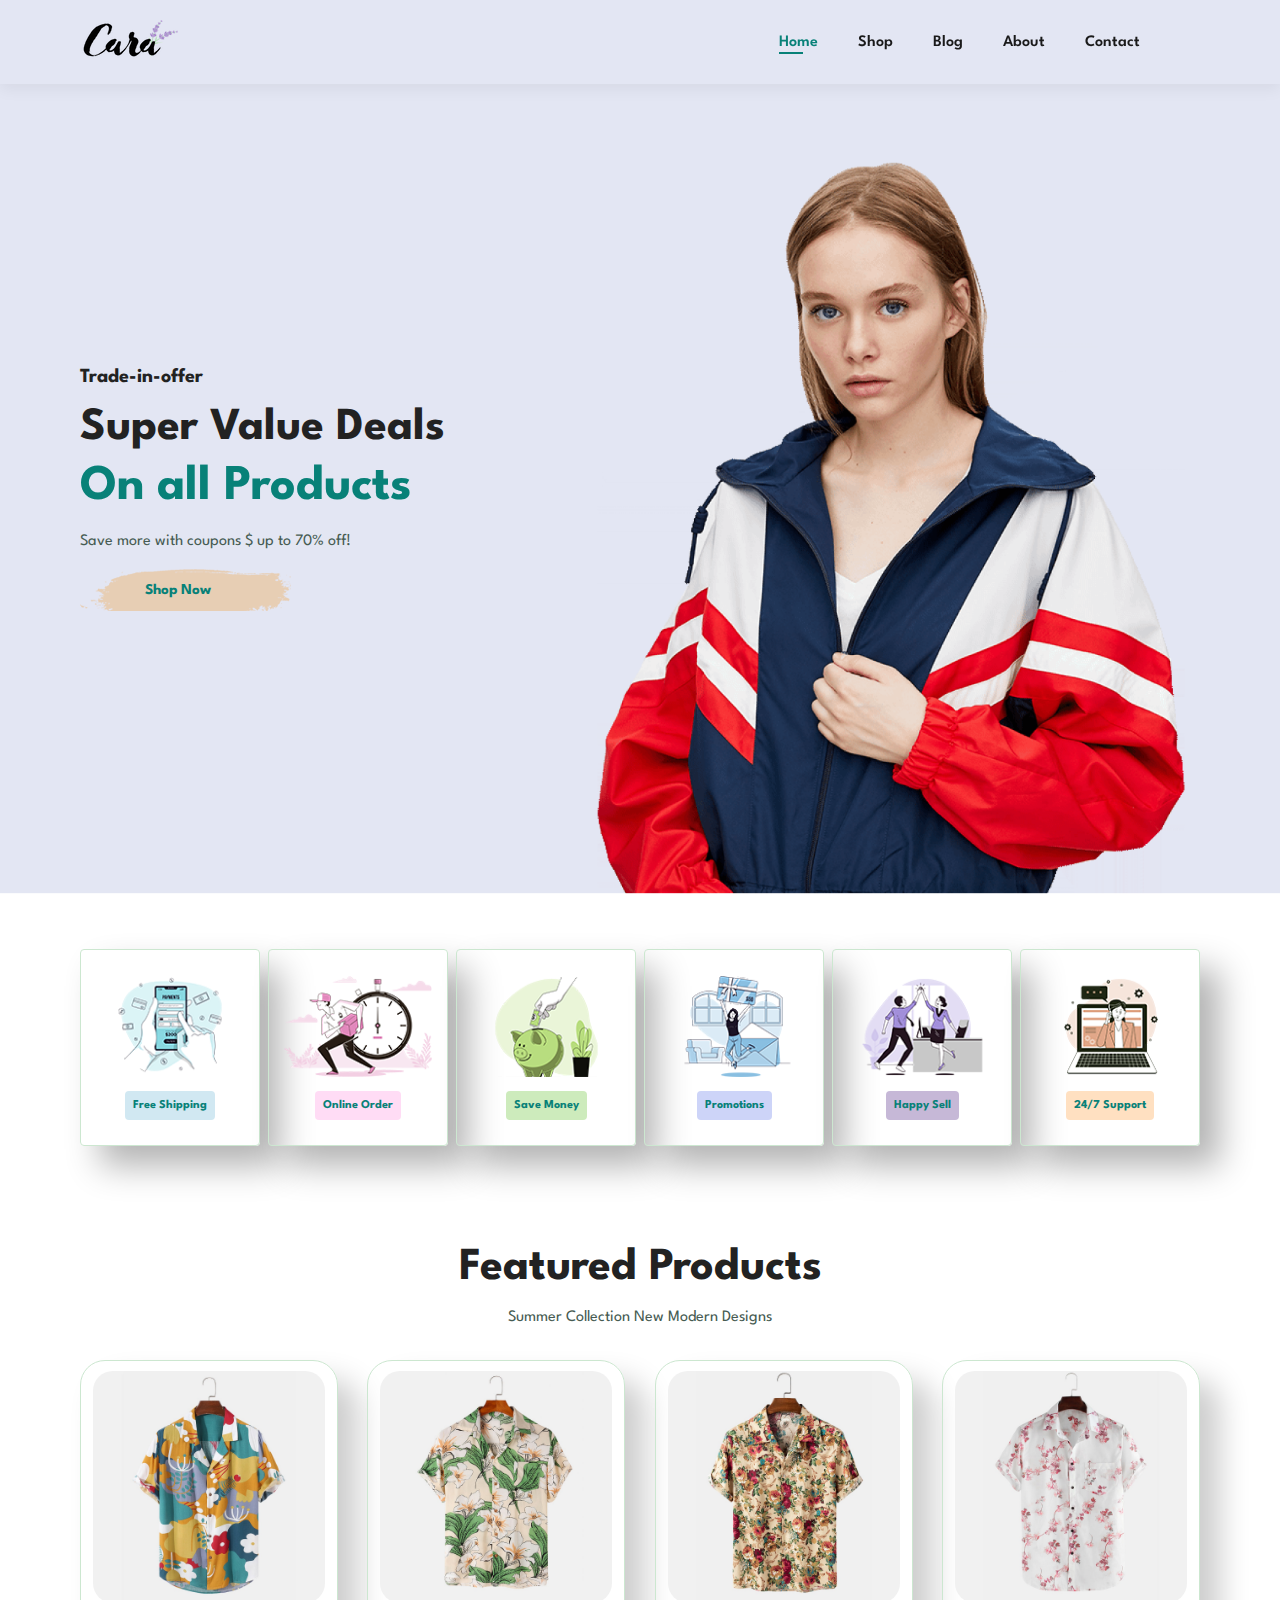
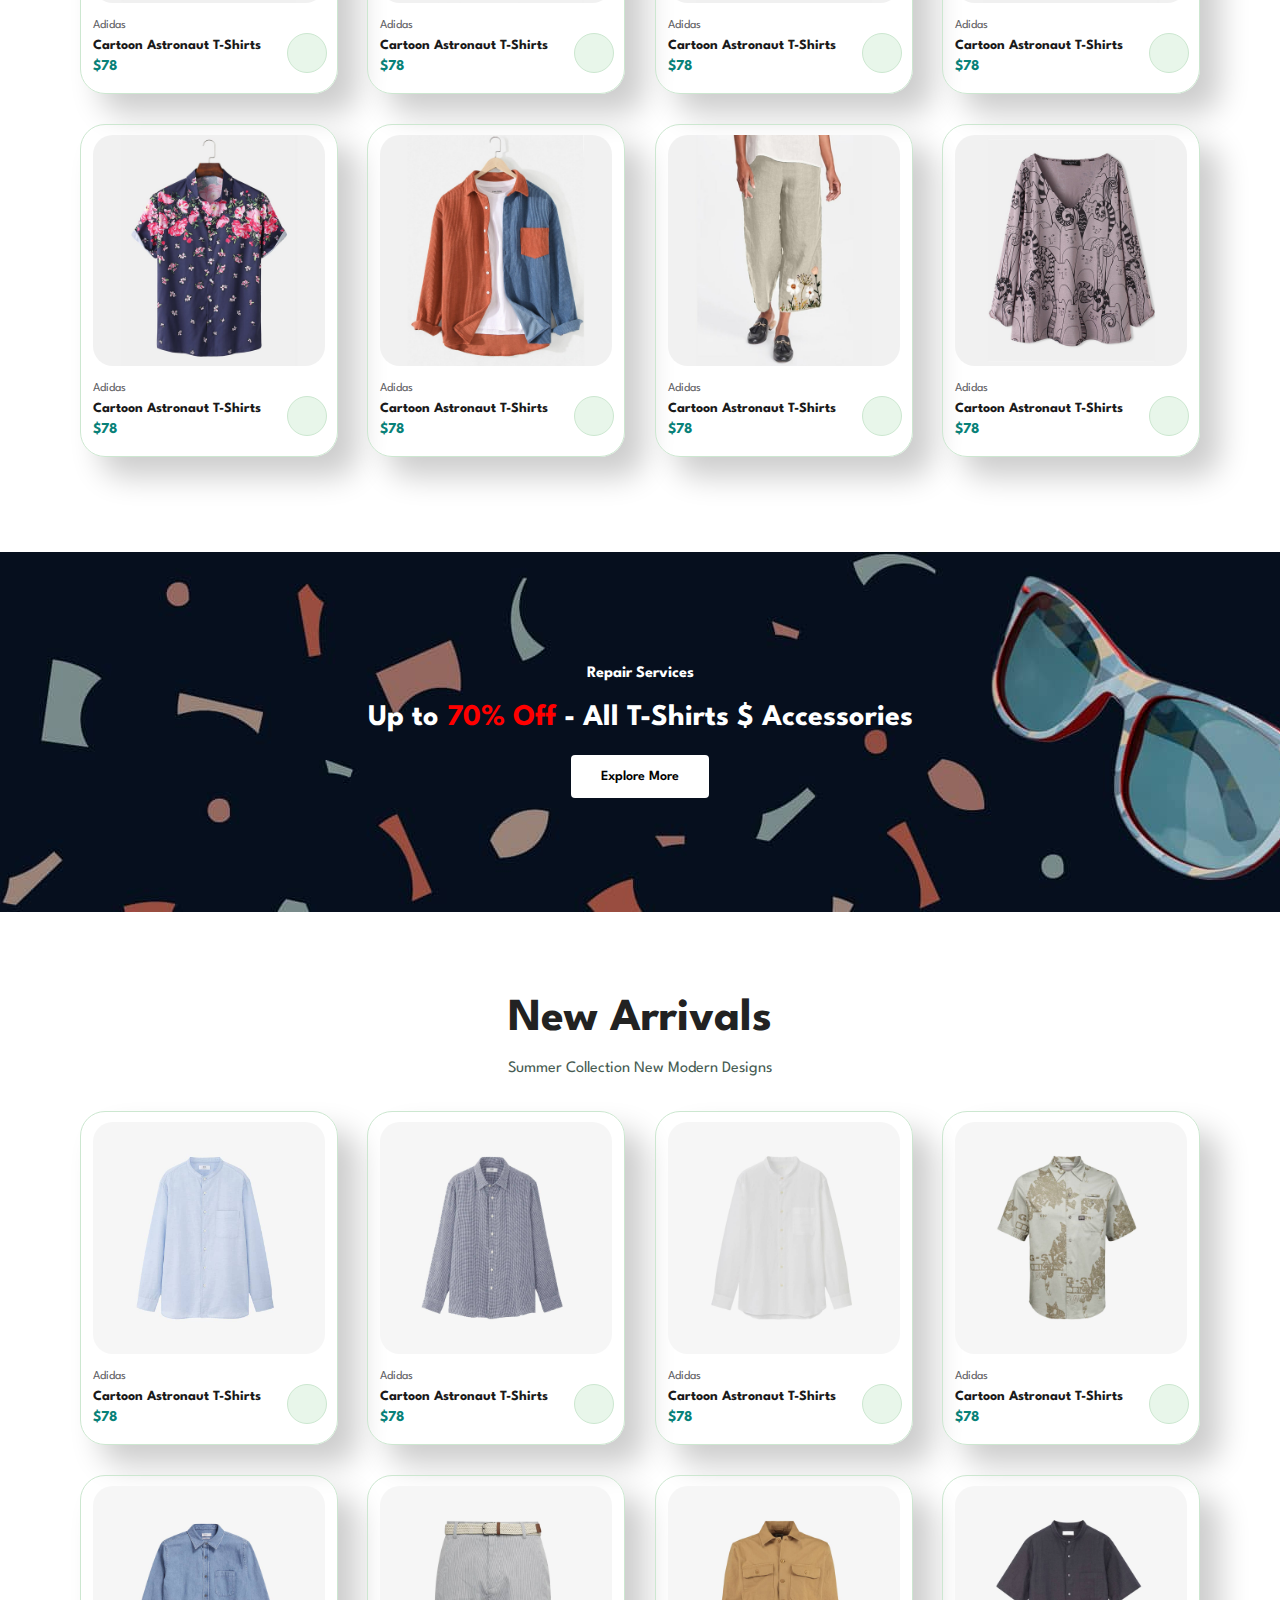
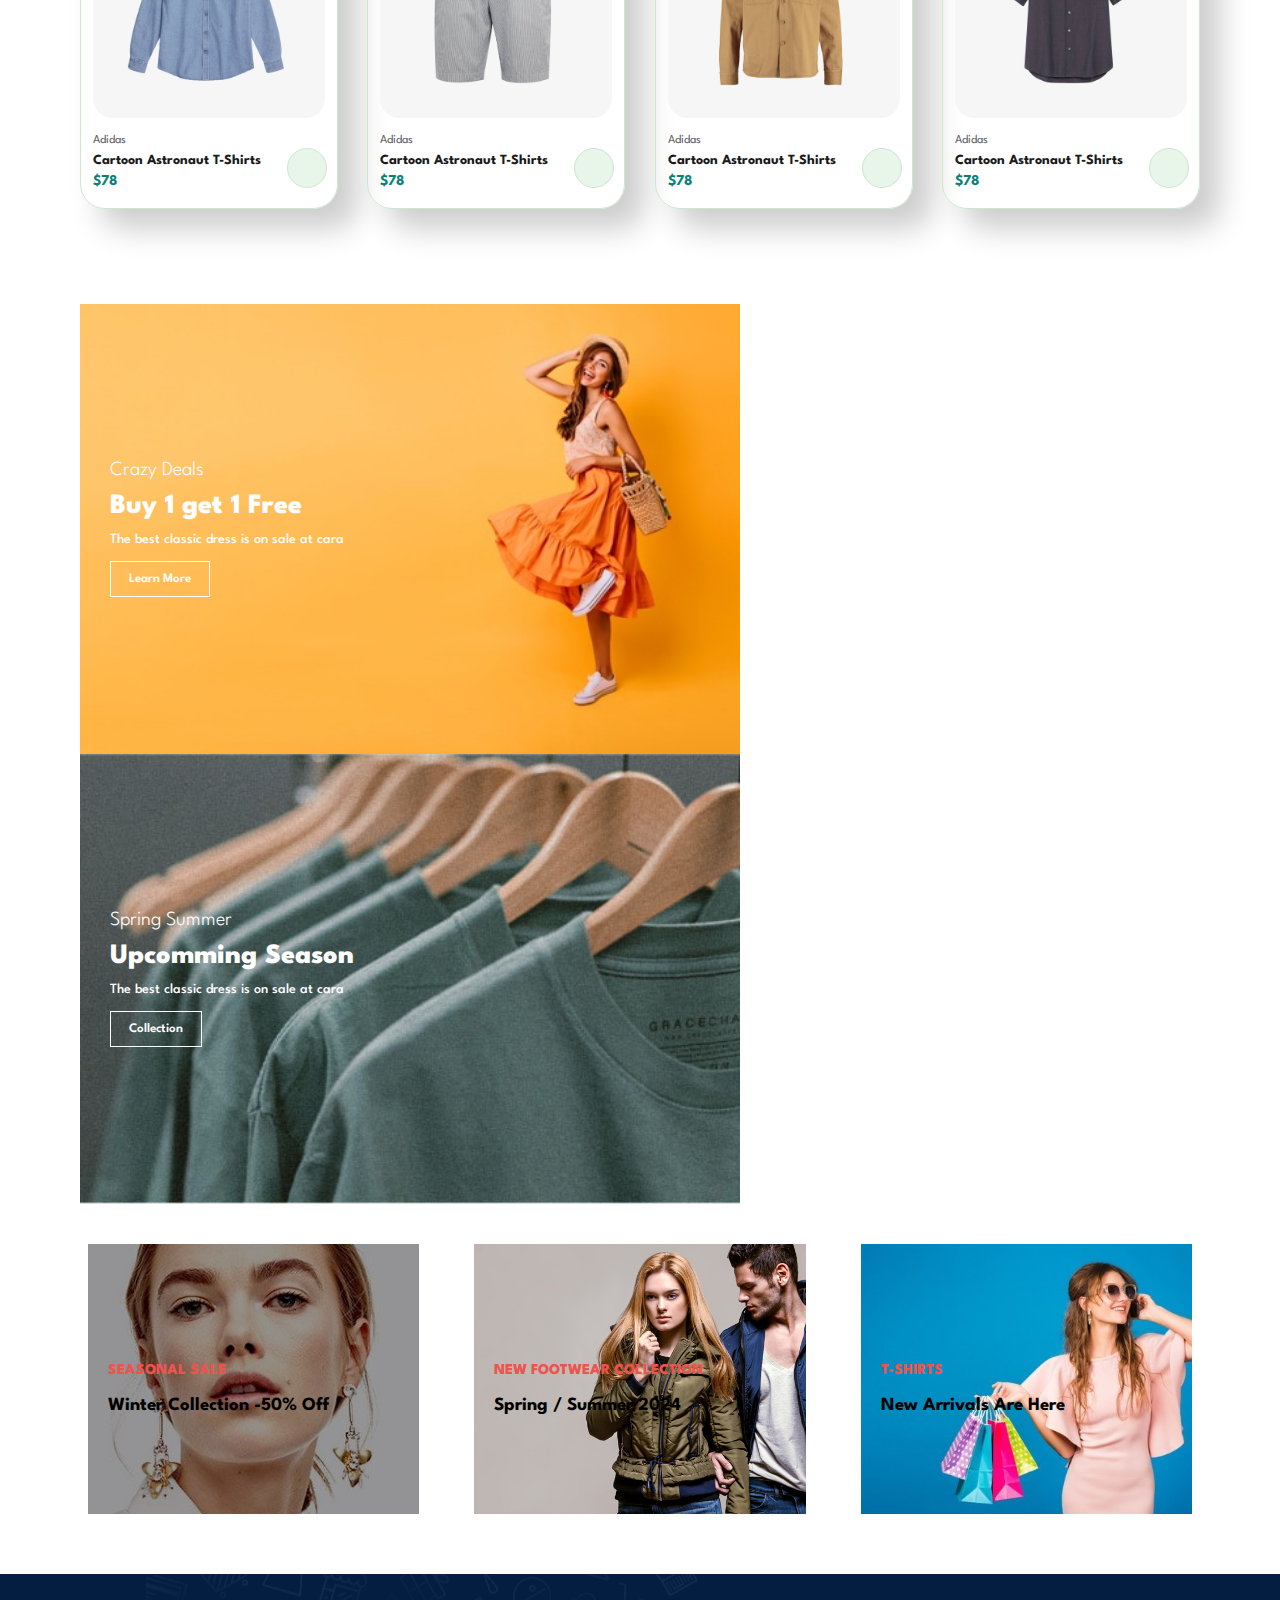
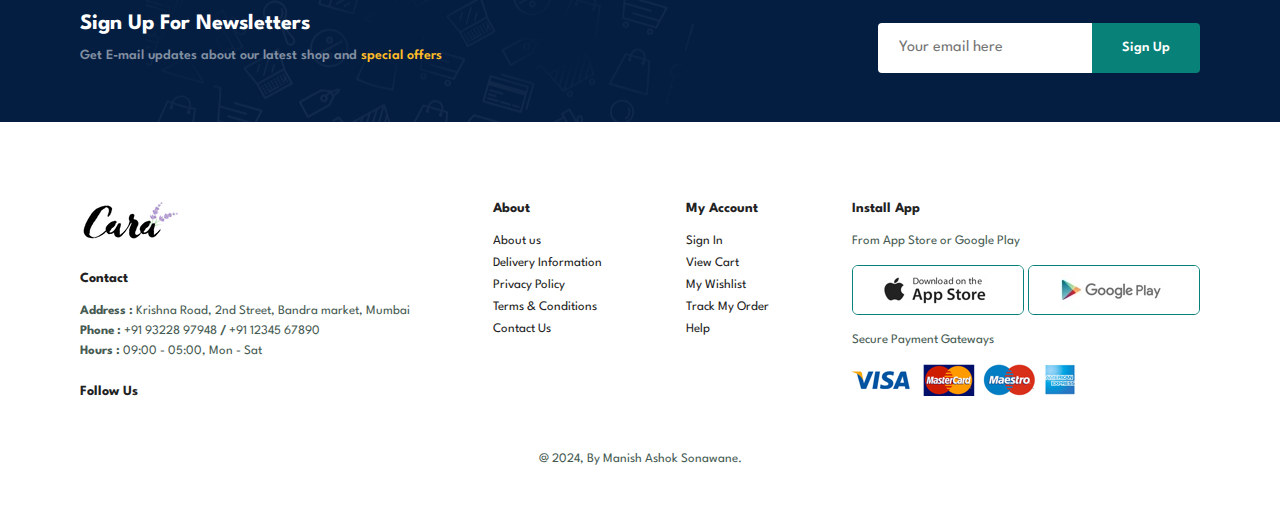
<file: index.html>
<!DOCTYPE html>
<html lang="en">

<head>
    <meta charset="UTF-8">
    <meta name="viewport" content="width=device-width, initial-scale=1.0">
    <title>Document</title>
    <link rel="stylesheet" href="style.css">

    <link rel="stylesheet" href="https://cdnjs.cloudflare.com/ajax/libs/font-awesome/6.5.1/css/all.min.css"
        integrity="sha512-DTOQO9RWCH3ppGqcWaEA1BIZOC6xxalwEsw9c2QQeAIftl+Vegovlnee1c9QX4TctnWMn13TZye+giMm8e2LwA=="
        crossorigin="anonymous" referrerpolicy="no-referrer" />

</head>

<body>

    <section id="header">
        <a href="#"><img src="img/home/logo.png" alt="" srcset="" class="logo"></a>

        <div>
            <ul id="navbar">
                <li><a class="active" href="index.html">Home</a></li>
                <li><a href="shop.html">Shop</a></li>
                <li><a href="blog.html">Blog</a></li>
                <li><a href="about.html">About</a></li>
                <li><a href="contact.html">Contact</a></li>
                <li id="lg-bag"><a href="cart.html"><i class="fa-solid fa-bag-shopping"></i></a></li>
                <a href="#" id="close"><i class="fa fa-times"></i></a>

            </ul>
        </div>
        <div id="mobile">
            <a href="cart.html"><i class="fa-solid fa-bag-shopping"></i></a>
            <i id="bar" class="fa fa-outdent"></i>

        </div>
    </section>

    <section id="hero">
        <h4>Trade-in-offer</h4>
        <h2>Super Value Deals</h2>
        <h1>On all Products</h1>
        <p>Save more with coupons $ up to 70% off!</p>
        <button>Shop Now</button>


    </section>

    <section id="feature" class="section-p1">
        <div class="fe-box">
            <img src="img/features/f1.png" alt="">
            <h6>Free Shipping</h6>
        </div>

        <div class="fe-box">
            <img src="img/features/f2.png" alt="">
            <h6>Online Order</h6>
        </div>

        <div class="fe-box">
            <img src="img/features/f3.png" alt="">
            <h6>Save Money</h6>
        </div>

        <div class="fe-box">
            <img src="img/features/f4.png" alt="">
            <h6>Promotions</h6>
        </div>

        <div class="fe-box">
            <img src="img/features/f5.png" alt="">
            <h6>Happy Sell</h6>
        </div>

        <div class="fe-box">
            <img src="img/features/f6.png" alt="">
            <h6>24/7 Support</h6>
        </div>
    </section>

    <section id="product1" class="section-p1">
        <h2>Featured Products</h2>
        <p>Summer Collection New Modern Designs</p>

        <div class="pro-container">

            <div class="pro">
                <img src="img/products/f1.jpg" alt="">
                <div class="des">
                    <span>Adidas</span>
                    <h5>Cartoon Astronaut T-Shirts</h5>
                    <div class="star">
                        <i class="fas fa-star"> </i>
                        <i class="fas fa-star"> </i>
                        <i class="fas fa-star"> </i>
                        <i class="fas fa-star"> </i>
                        <i class="fas fa-star"> </i>
                    </div>
                    <h4>$78</h4>
                </div>
                <a href="#"><i class="fa-solid fa-bag-shopping card"></i></a>
            </div>


            <div class="pro">
                <img src="img/products/f2.jpg" alt="">
                <div class="des">
                    <span>Adidas</span>
                    <h5>Cartoon Astronaut T-Shirts</h5>
                    <div class="star">
                        <i class="fas fa-star"> </i>
                        <i class="fas fa-star"> </i>
                        <i class="fas fa-star"> </i>
                        <i class="fas fa-star"> </i>
                        <i class="fas fa-star"> </i>
                    </div>
                    <h4>$78</h4>
                </div>
                <a href="#"><i class="fa-solid fa-bag-shopping card"></i></a>
            </div>


            <div class="pro">
                <img src="img/products/f3.jpg" alt="">
                <div class="des">
                    <span>Adidas</span>
                    <h5>Cartoon Astronaut T-Shirts</h5>
                    <div class="star">
                        <i class="fas fa-star"> </i>
                        <i class="fas fa-star"> </i>
                        <i class="fas fa-star"> </i>
                        <i class="fas fa-star"> </i>
                        <i class="fas fa-star"> </i>
                    </div>
                    <h4>$78</h4>
                </div>
                <a href="#"><i class="fa-solid fa-bag-shopping card"></i></a>
            </div>


            <div class="pro">
                <img src="img/products/f4.jpg" alt="">
                <div class="des">
                    <span>Adidas</span>
                    <h5>Cartoon Astronaut T-Shirts</h5>
                    <div class="star">
                        <i class="fas fa-star"> </i>
                        <i class="fas fa-star"> </i>
                        <i class="fas fa-star"> </i>
                        <i class="fas fa-star"> </i>
                        <i class="fas fa-star"> </i>
                    </div>
                    <h4>$78</h4>
                </div>
                <a href="#"><i class="fa-solid fa-bag-shopping card"></i></a>
            </div>


            <div class="pro">
                <img src="img/products/f5.jpg" alt="">
                <div class="des">
                    <span>Adidas</span>
                    <h5>Cartoon Astronaut T-Shirts</h5>
                    <div class="star">
                        <i class="fas fa-star"> </i>
                        <i class="fas fa-star"> </i>
                        <i class="fas fa-star"> </i>
                        <i class="fas fa-star"> </i>
                        <i class="fas fa-star"> </i>
                    </div>
                    <h4>$78</h4>
                </div>
                <a href="#"><i class="fa-solid fa-bag-shopping card"></i></a>
            </div>


            <div class="pro">
                <img src="img/products/f6.jpg" alt="">
                <div class="des">
                    <span>Adidas</span>
                    <h5>Cartoon Astronaut T-Shirts</h5>
                    <div class="star">
                        <i class="fas fa-star"> </i>
                        <i class="fas fa-star"> </i>
                        <i class="fas fa-star"> </i>
                        <i class="fas fa-star"> </i>
                        <i class="fas fa-star"> </i>
                    </div>
                    <h4>$78</h4>
                </div>
                <a href="#"><i class="fa-solid fa-bag-shopping card"></i></a>
            </div>


            <div class="pro">
                <img src="img/products/f7.jpg" alt="">
                <div class="des">
                    <span>Adidas</span>
                    <h5>Cartoon Astronaut T-Shirts</h5>
                    <div class="star">
                        <i class="fas fa-star"> </i>
                        <i class="fas fa-star"> </i>
                        <i class="fas fa-star"> </i>
                        <i class="fas fa-star"> </i>
                        <i class="fas fa-star"> </i>
                    </div>
                    <h4>$78</h4>
                </div>
                <a href="#"><i class="fa-solid fa-bag-shopping card"></i></a>
            </div>


            <div class="pro">
                <img src="img/products/f8.jpg" alt="">
                <div class="des">
                    <span>Adidas</span>
                    <h5>Cartoon Astronaut T-Shirts</h5>
                    <div class="star">
                        <i class="fas fa-star"> </i>
                        <i class="fas fa-star"> </i>
                        <i class="fas fa-star"> </i>
                        <i class="fas fa-star"> </i>
                        <i class="fas fa-star"> </i>
                    </div>
                    <h4>$78</h4>
                </div>
                <a href="#"><i class="fa-solid fa-bag-shopping card"></i></a>
            </div>

        </div>
    </section>

    <section id="banner" class="section-m1">
        <h4>Repair Services</h4>
        <h2>Up to <span>70% Off</span> - All T-Shirts $ Accessories </h2>
        <button class="normal">Explore More</button>
    </section>

    <section id="product1" class="section-p1">
        <h2>New Arrivals</h2>
        <p>Summer Collection New Modern Designs</p>

        <div class="pro-container">

            <div class="pro">
                <img src="img/products/n1.jpg" alt="">
                <div class="des">
                    <span>Adidas</span>
                    <h5>Cartoon Astronaut T-Shirts</h5>
                    <div class="star">
                        <i class="fas fa-star"> </i>
                        <i class="fas fa-star"> </i>
                        <i class="fas fa-star"> </i>
                        <i class="fas fa-star"> </i>
                        <i class="fas fa-star"> </i>
                    </div>
                    <h4>$78</h4>
                </div>
                <a href="#"><i class="fa-regular fa-cart-shopping card"></i></a>
            </div>


            <div class="pro">
                <img src="img/products/n2.jpg" alt="">
                <div class="des">
                    <span>Adidas</span>
                    <h5>Cartoon Astronaut T-Shirts</h5>
                    <div class="star">
                        <i class="fas fa-star"> </i>
                        <i class="fas fa-star"> </i>
                        <i class="fas fa-star"> </i>
                        <i class="fas fa-star"> </i>
                        <i class="fas fa-star"> </i>
                    </div>
                    <h4>$78</h4>
                </div>
                <a href="#"><i class="fa-solid fa-bag-shopping card"></i></a>
            </div>


            <div class="pro">
                <img src="img/products/n3.jpg" alt="">
                <div class="des">
                    <span>Adidas</span>
                    <h5>Cartoon Astronaut T-Shirts</h5>
                    <div class="star">
                        <i class="fas fa-star"> </i>
                        <i class="fas fa-star"> </i>
                        <i class="fas fa-star"> </i>
                        <i class="fas fa-star"> </i>
                        <i class="fas fa-star"> </i>
                    </div>
                    <h4>$78</h4>
                </div>
                <a href="#"><i class="fa-solid fa-bag-shopping card"></i></a>
            </div>


            <div class="pro">
                <img src="img/products/n4.jpg" alt="">
                <div class="des">
                    <span>Adidas</span>
                    <h5>Cartoon Astronaut T-Shirts</h5>
                    <div class="star">
                        <i class="fas fa-star"> </i>
                        <i class="fas fa-star"> </i>
                        <i class="fas fa-star"> </i>
                        <i class="fas fa-star"> </i>
                        <i class="fas fa-star"> </i>
                    </div>
                    <h4>$78</h4>
                </div>
                <a href="#"><i class="fa-solid fa-bag-shopping card"></i></a>
            </div>


            <div class="pro">
                <img src="img/products/n5.jpg" alt="">
                <div class="des">
                    <span>Adidas</span>
                    <h5>Cartoon Astronaut T-Shirts</h5>
                    <div class="star">
                        <i class="fas fa-star"> </i>
                        <i class="fas fa-star"> </i>
                        <i class="fas fa-star"> </i>
                        <i class="fas fa-star"> </i>
                        <i class="fas fa-star"> </i>
                    </div>
                    <h4>$78</h4>
                </div>
                <a href="#"><i class="fa-solid fa-bag-shopping card"></i></a>
            </div>


            <div class="pro">
                <img src="img/products/n6.jpg" alt="">
                <div class="des">
                    <span>Adidas</span>
                    <h5>Cartoon Astronaut T-Shirts</h5>
                    <div class="star">
                        <i class="fas fa-star"> </i>
                        <i class="fas fa-star"> </i>
                        <i class="fas fa-star"> </i>
                        <i class="fas fa-star"> </i>
                        <i class="fas fa-star"> </i>
                    </div>
                    <h4>$78</h4>
                </div>
                <a href="#"><i class="fa-solid fa-bag-shopping card"></i></a>
            </div>


            <div class="pro">
                <img src="img/products/n7.jpg" alt="">
                <div class="des">
                    <span>Adidas</span>
                    <h5>Cartoon Astronaut T-Shirts</h5>
                    <div class="star">
                        <i class="fas fa-star"> </i>
                        <i class="fas fa-star"> </i>
                        <i class="fas fa-star"> </i>
                        <i class="fas fa-star"> </i>
                        <i class="fas fa-star"> </i>
                    </div>
                    <h4>$78</h4>
                </div>
                <a href="#"><i class="fa-solid fa-bag-shopping card"></i></a>
            </div>


            <div class="pro">
                <img src="img/products/n8.jpg" alt="">
                <div class="des">
                    <span>Adidas</span>
                    <h5>Cartoon Astronaut T-Shirts</h5>
                    <div class="star">
                        <i class="fas fa-star"> </i>
                        <i class="fas fa-star"> </i>
                        <i class="fas fa-star"> </i>
                        <i class="fas fa-star"> </i>
                        <i class="fas fa-star"> </i>
                    </div>
                    <h4>$78</h4>
                </div>
                <a href="#"><i class="fa-solid fa-bag-shopping card"></i></a>
            </div>

        </div>
    </section>

    <section id="sm-banner" class="section-p1">

        <div class="banner-box">
            <h4>Crazy Deals</h4>
            <h2>Buy 1 get 1 Free</h2>
            <span>The best classic dress is on sale at cara</span>
            <button class="white ">Learn More</button>
        </div>


        <div class="banner-box banner-box2">
            <h4>Spring Summer</h4>
            <h2>Upcomming Season</h2>
            <span>The best classic dress is on sale at cara</span>
            <button class="white">Collection</button>
        </div>
    </section>


    <section id="banner3">

        <div class="banner-box">
            <h2>SEASONAL SALE</h2>
            <h3>Winter Collection -50% Off</h3>
        </div>

        <div class="banner-box banner-box2">
            <h2>NEW FOOTWEAR COLLECTION</h2>
            <h3>Spring / Summer 2024</h3>
        </div>

        <div class="banner-box banner-box3">
            <h2>T-SHIRTS</h2>
            <h3>New Arrivals Are Here</h3>
        </div>

    </section>

    <section id="newsletter" class="section-p1 section-m1"> 
        <div>
            <div class="newstext">
                <h4>Sign Up For Newsletters</h4>
                <p>Get E-mail updates about our latest shop and <span>special offers</span></p>
            </div>
        </div>

        <div>
            <div class="form">
                <input type="text" placeholder="Your email here">
                <button class="normal">Sign Up</button>
            </div>
        </div>
    </section>
    
    <footer class="section-p1">
        <div class="col">
            <img class="logo" src="img/home/logo.png" alt="">
            <h4>Contact</h4>
            <p><strong>Address : </strong>Krishna Road, 2nd Street, Bandra market, Mumbai</p>
            <p><strong>Phone : </strong>+91 93228 97948 <strong> / </strong> +91 12345 67890</p>
            <p><strong>Hours : </strong> 09:00 - 05:00, Mon - Sat</p>
            <div class="follow">
                <h4>Follow Us</h4>
                <div class="icon">
                    <i class="fa-brands fa-facebook"></i>
                    <i class="fa-brands fa-square-x-twitter"></i>
                    <i class="fa-brands fa-instagram"></i>
                    <i class="fa-brands fa-pinterest"></i>
                    <i class="fa-brands fa-youtube"></i>

                </div>
            </div>

        </div>

        <div class="col">
            <h4>About</h4>
            <a href="#">About us</a>
            <a href="#">Delivery Information</a>
            <a href="#">Privacy Policy</a>
            <a href="#">Terms & Conditions</a>
            <a href="#">Contact Us</a>
        </div>

        <div class="col">
            <h4>My Account</h4>
            <a href="#">Sign In</a>
            <a href="#">View Cart</a>
            <a href="#">My Wishlist</a>
            <a href="#">Track My Order</a>
            <a href="#">Help</a>
        </div>

        <div class="col install">
            <h4>Install App</h4>
            <p>From App Store or Google Play</p>
            <div class="row">
                <img src="img/pay/app.jpg" alt="">
                <img src="img/pay/play.jpg" alt="">
            </div>
            <p>Secure Payment Gateways</p>
            <img src="img/pay/pay.png" alt="">

        </div>

        <div class="copyright">
            <p>@ 2024, By Manish Ashok Sonawane.</p>
        </div>

    </footer>


    <script src="script.js"></script>

</body>

</html>
</file>
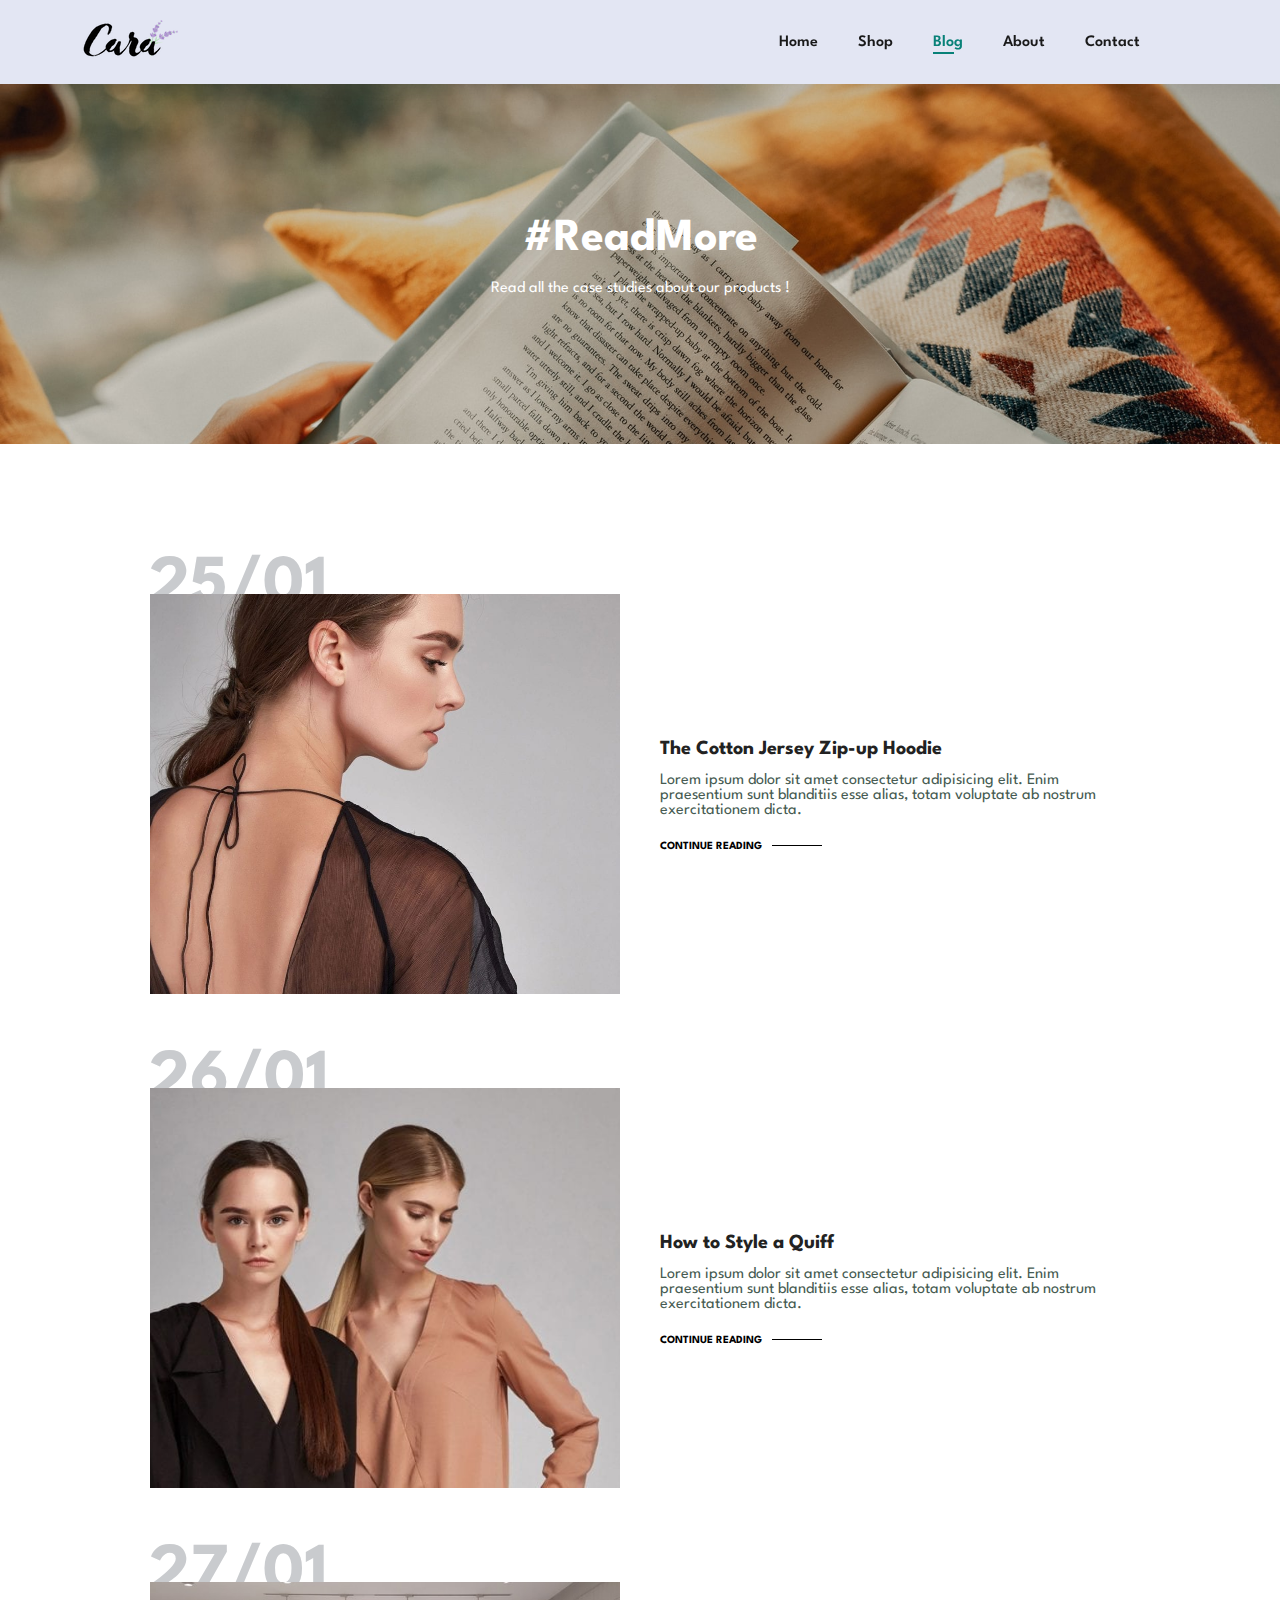
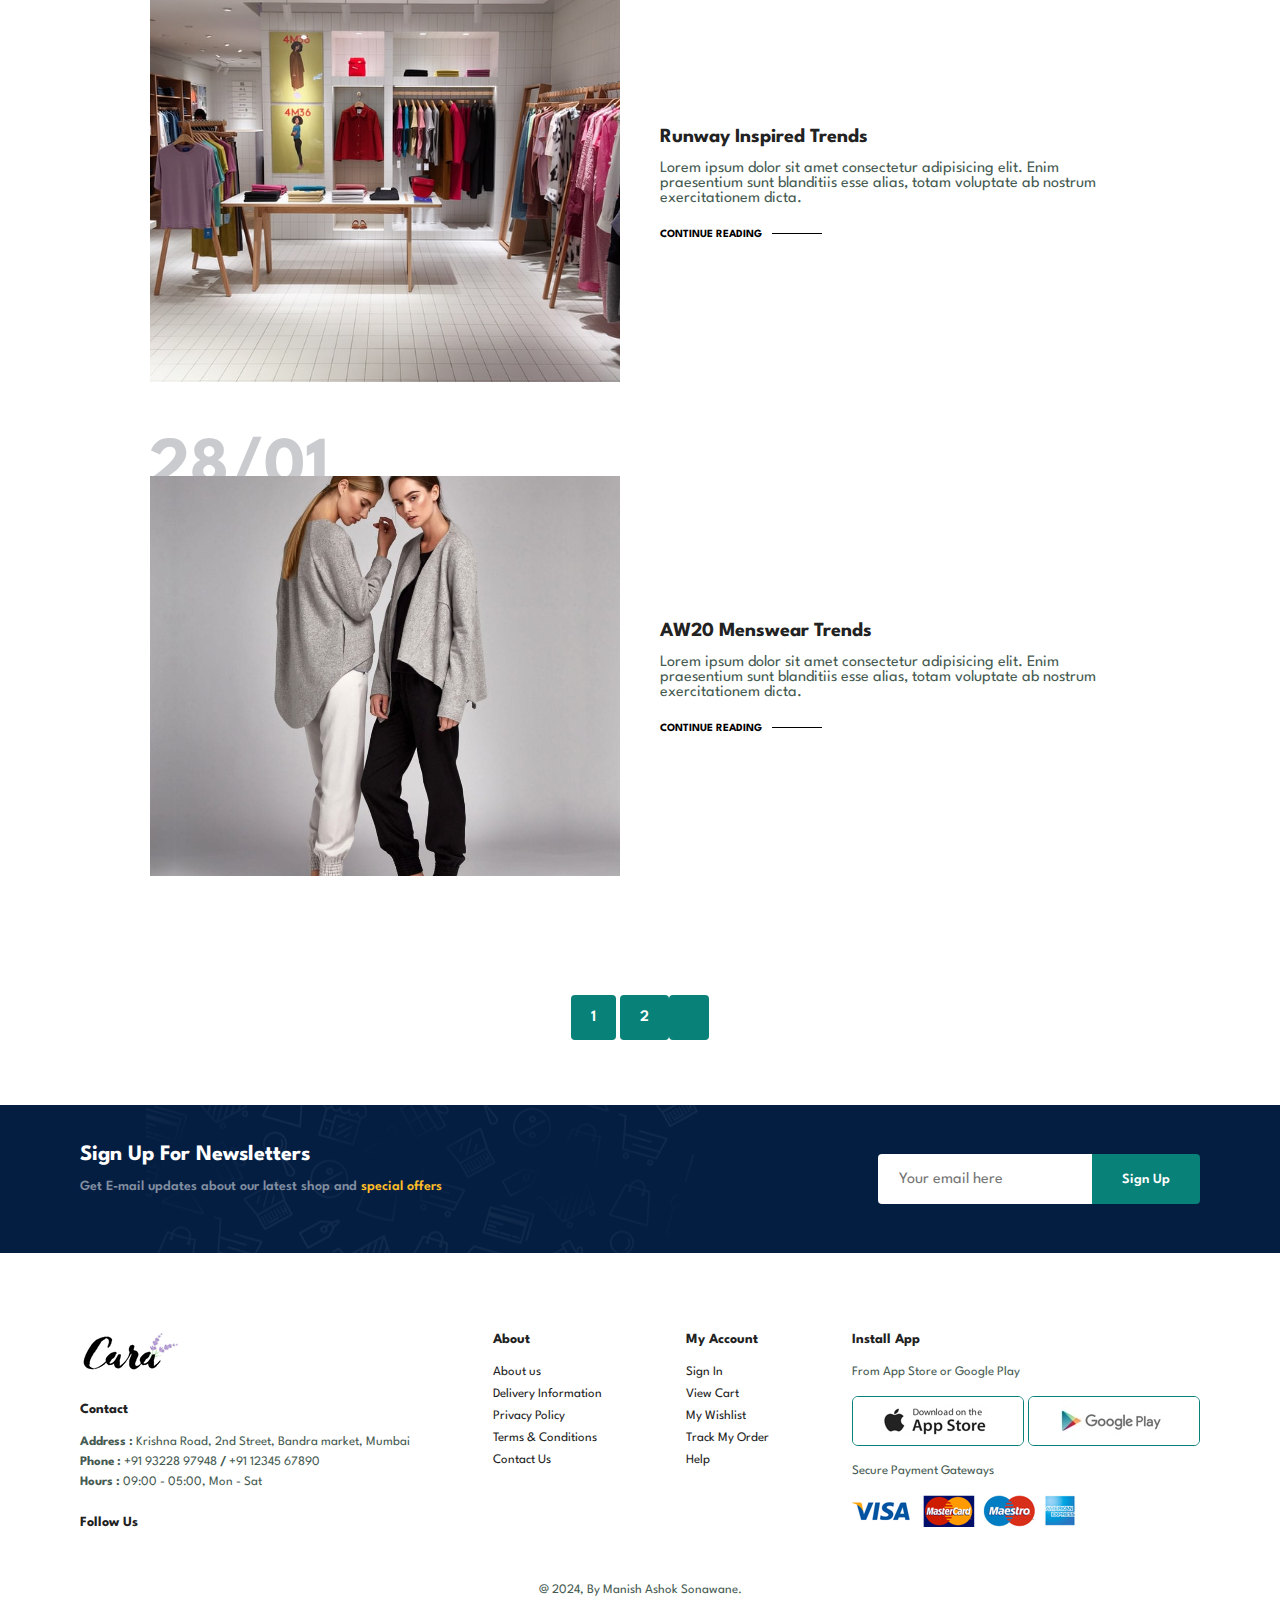
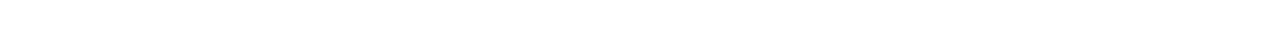
<file: blog.html>
<!DOCTYPE html>
<html lang="en">
<head>
    <meta charset="UTF-8">
    <meta name="viewport" content="width=device-width, initial-scale=1.0">
    <title>Document</title>
    <link rel="stylesheet" href="style.css">

    <link rel="stylesheet" href="https://cdnjs.cloudflare.com/ajax/libs/font-awesome/6.5.1/css/all.min.css"
        integrity="sha512-DTOQO9RWCH3ppGqcWaEA1BIZOC6xxalwEsw9c2QQeAIftl+Vegovlnee1c9QX4TctnWMn13TZye+giMm8e2LwA=="
        crossorigin="anonymous" referrerpolicy="no-referrer" />
</head>
<body>

    <section id="header">
        <a href="#"><img src="img/home/logo.png" alt="" srcset="" class="logo"></a>

        <div>
            <ul id="navbar">
                <li><a href="index.html">Home</a></li>
                <li><a  href="shop.html">Shop</a></li>
                <li><a class="active" href="blog.html">Blog</a></li>
                <li><a href="about.html">About</a></li>
                <li><a href="contact.html">Contact</a></li>
                <li id="lg-bag"><a href="cart.html"><i class="fa-solid fa-bag-shopping"></i></a></li>
                <a href="#" id="close"><i class="fa fa-times"></i></a>

            </ul>
        </div>
        <div id="mobile">
            <a href="cart.html"><i class="fa-solid fa-bag-shopping"></i></a>
            <i id="bar" class="fa fa-outdent"></i>

        </div>
    </section>

    <section id="page-header" class="blog-header">
        <h2>#ReadMore</h2>
        <p>Read all the case studies about our products !</p>
    </section>

    <section id="blog">
        <div class="blog-box">

            <div class="blog-img">
                <img src="img/blog/b1.jpg" alt="">
            </div>

            <div class="blog-details">
                <h4>The Cotton Jersey Zip-up Hoodie</h4>
                <p>Lorem ipsum dolor sit amet consectetur adipisicing elit.
                     Enim praesentium sunt blanditiis esse alias, totam 
                     voluptate ab nostrum exercitationem dicta.</p>

                    <a href="#">CONTINUE READING</a>
            </div>
            <h1>25/01</h1>

        </div>

        <div class="blog-box">

            <div class="blog-img">
                <img src="img/blog/b2.jpg" alt="">
            </div>

            <div class="blog-details">
                <h4>How to Style a Quiff</h4>
                <p>Lorem ipsum dolor sit amet consectetur adipisicing elit.
                     Enim praesentium sunt blanditiis esse alias, totam 
                     voluptate ab nostrum exercitationem dicta.</p>

                    <a href="#">CONTINUE READING</a>
            </div>
            <h1>26/01</h1>

        </div>

        <div class="blog-box">

            <div class="blog-img">
                <img src="img/blog/b3.jpg" alt="">
            </div>

            <div class="blog-details">
                <h4>Runway Inspired Trends</h4>
                <p>Lorem ipsum dolor sit amet consectetur adipisicing elit.
                     Enim praesentium sunt blanditiis esse alias, totam 
                     voluptate ab nostrum exercitationem dicta.</p>

                    <a href="#">CONTINUE READING</a>
            </div>
            <h1>27/01</h1>

        </div>

        <div class="blog-box">

            <div class="blog-img">
                <img src="img/blog/b4.jpg" alt="">
            </div>

            <div class="blog-details">
                <h4>AW20 Menswear Trends</h4>
                <p>Lorem ipsum dolor sit amet consectetur adipisicing elit.
                     Enim praesentium sunt blanditiis esse alias, totam 
                     voluptate ab nostrum exercitationem dicta.</p>

                    <a href="#">CONTINUE READING</a>
            </div>
            <h1>28/01</h1>

        </div>

    </section>

    <section id="pagination" class="section-p1">
        <a href="#">1</a>
        <a href="#">2</a>
        <a href="#"><i class="fa fa-long-arrow-alt-right"></i></a>

    </section>
    
    <section id="newsletter" class="section-p1 section-m1"> 
        <div>
            <div class="newstext">
                <h4>Sign Up For Newsletters</h4>
                <p>Get E-mail updates about our latest shop and <span>special offers</span></p>
            </div>
        </div>

        <div>
            <div class="form">
                <input type="text" placeholder="Your email here">
                <button class="normal">Sign Up</button>
            </div>
        </div>
    </section>
    
    <footer class="section-p1">
        <div class="col">
            <img class="logo" src="img/home/logo.png" alt="">
            <h4>Contact</h4>
            <p><strong>Address : </strong>Krishna Road, 2nd Street, Bandra market, Mumbai</p>
            <p><strong>Phone : </strong>+91 93228 97948 <strong> / </strong> +91 12345 67890</p>
            <p><strong>Hours : </strong> 09:00 - 05:00, Mon - Sat</p>
            <div class="follow">
                <h4>Follow Us</h4>
                <div class="icon">
                    <i class="fa-brands fa-facebook"></i>
                    <i class="fa-brands fa-square-x-twitter"></i>
                    <i class="fa-brands fa-instagram"></i>
                    <i class="fa-brands fa-pinterest"></i>
                    <i class="fa-brands fa-youtube"></i>

                </div>
            </div>

        </div>

        <div class="col">
            <h4>About</h4>
            <a href="#">About us</a>
            <a href="#">Delivery Information</a>
            <a href="#">Privacy Policy</a>
            <a href="#">Terms & Conditions</a>
            <a href="#">Contact Us</a>
        </div>

        <div class="col">
            <h4>My Account</h4>
            <a href="#">Sign In</a>
            <a href="#">View Cart</a>
            <a href="#">My Wishlist</a>
            <a href="#">Track My Order</a>
            <a href="#">Help</a>
        </div>

        <div class="col install">
            <h4>Install App</h4>
            <p>From App Store or Google Play</p>
            <div class="row">
                <img src="img/pay/app.jpg" alt="">
                <img src="img/pay/play.jpg" alt="">
            </div>
            <p>Secure Payment Gateways</p>
            <img src="img/pay/pay.png" alt="">

        </div>

        <div class="copyright">
            <p>@ 2024, By Manish Ashok Sonawane.</p>
        </div>

    </footer>
    
    <script src="script.js"></script>
</body>
</html>
</file>
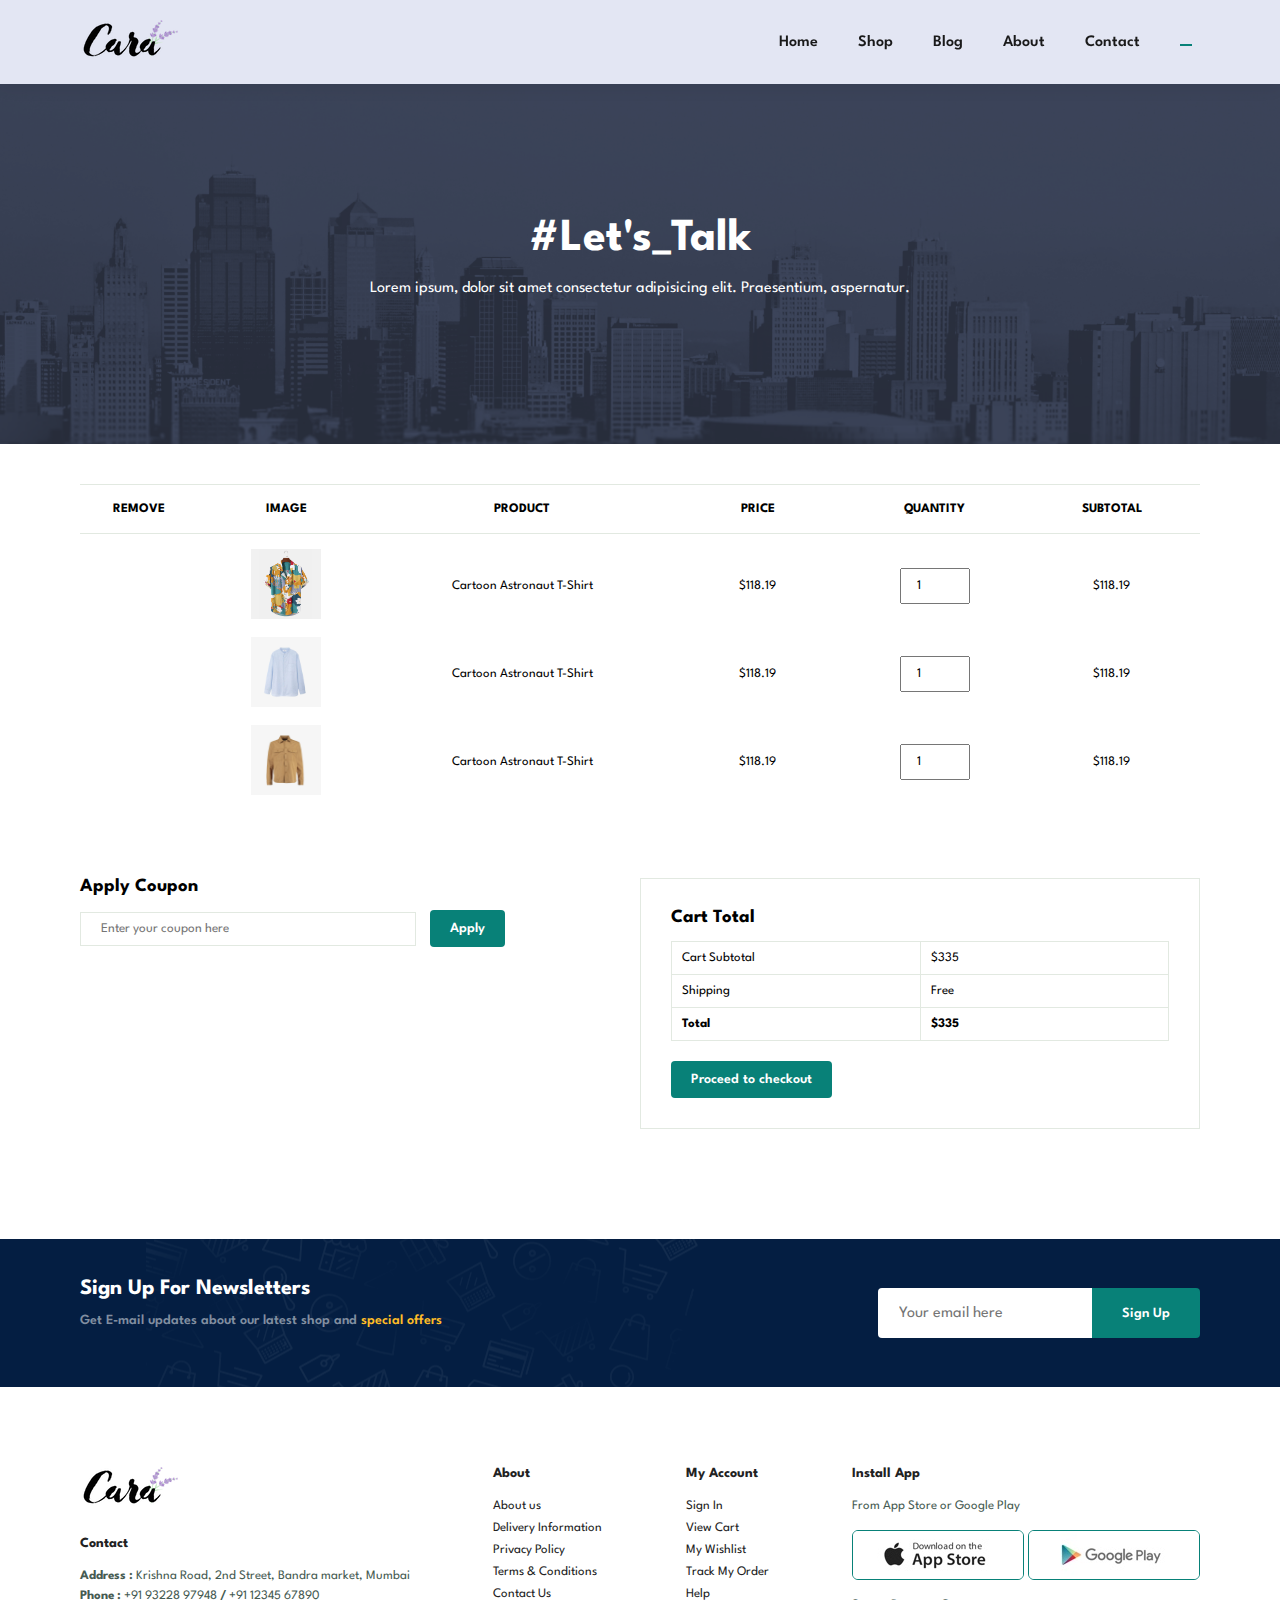
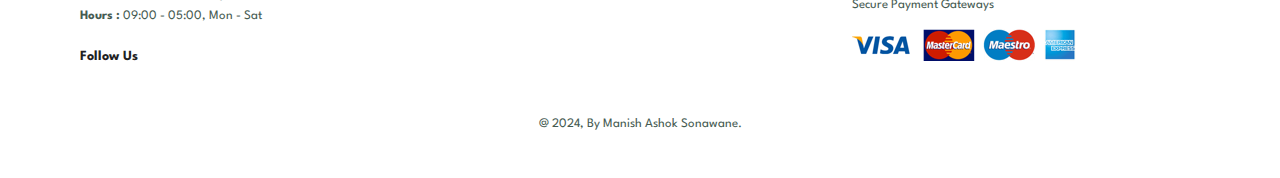
<file: cart.html>
<!DOCTYPE html>
<html lang="en">

<head>
    <meta charset="UTF-8">
    <meta name="viewport" content="width=device-width, initial-scale=1.0">
    <title>Document</title>
    <link rel="stylesheet" href="style.css">

    <link rel="stylesheet" href="https://cdnjs.cloudflare.com/ajax/libs/font-awesome/6.5.1/css/all.min.css"
        integrity="sha512-DTOQO9RWCH3ppGqcWaEA1BIZOC6xxalwEsw9c2QQeAIftl+Vegovlnee1c9QX4TctnWMn13TZye+giMm8e2LwA=="
        crossorigin="anonymous" referrerpolicy="no-referrer" />
</head>

<body>

    <section id="header">
        <a href="#"><img src="img/home/logo.png" alt="" srcset="" class="logo"></a>

        <div>
            <ul id="navbar">
                <li><a href="index.html">Home</a></li>
                <li><a href="shop.html">Shop</a></li>
                <li><a href="blog.html">Blog</a></li>
                <li><a href="about.html">About</a></li>
                <li><a href="contact.html">Contact</a></li>
                <li id="lg-bag"><a class="active" href="cart.html"><i class=" fa-solid fa-bag-shopping"></i></a></li>
                <a href="#" id="close"><i class="fa fa-times"></i></a>

            </ul>
        </div>
        <div id="mobile">
            <a href="cart.html"><i class="fa-solid fa-bag-shopping"></i></a>
            <i id="bar" class="fa fa-outdent"></i>

        </div>
    </section>

    <section id="page-header" class="about-header">
        <h2>#Let's_Talk</h2>
        <p>Lorem ipsum, dolor sit amet consectetur adipisicing elit. Praesentium, aspernatur.</p>
    </section>

    <section id="cart" class="section-p1">

        <table width="100%">
            <thead>

                <tr>
                    <td>Remove</td>
                    <td>Image</td>
                    <td>Product</td>
                    <td>Price</td>
                    <td>Quantity</td>
                    <td>Subtotal</td>
                </tr>

            </thead>
            <tbody>
                <tr>
                    <td><a href="#"><i class="fa fa-times-circle"></i></a></td>
                    <td><img src="img/products/f1.jpg" alt=""></td>
                    <td>Cartoon Astronaut T-Shirt</td>
                    <td>$118.19</td>
                    <td><input type="number" value="1"></td>
                    <td>$118.19</td>
                </tr>
                <tr>
                    <td><a href="#"><i class="fa fa-times-circle"></i></a></td>
                    <td><img src="img/products/n1.jpg" alt=""></td>
                    <td>Cartoon Astronaut T-Shirt</td>
                    <td>$118.19</td>
                    <td><input type="number" value="1"></td>
                    <td>$118.19</td>
                </tr>
                <tr>
                    <td><a href="#"><i class="fa fa-times-circle"></i></a></td>
                    <td><img src="img/products/n7.jpg" alt=""></td>
                    <td>Cartoon Astronaut T-Shirt</td>
                    <td>$118.19</td>
                    <td><input type="number" value="1"></td>
                    <td>$118.19</td>
                </tr>
            </tbody>

        </table>

    </section>

    <section id="cart-add" class="section-p1">

        <div id="coupon">
            <h3>Apply Coupon</h3>
            <div>
                <input type="text" placeholder="Enter your coupon here">
                <button class="normal">Apply</button>
            </div>
        </div>

        <div id="subtotal">
            <h3>Cart Total</h3>
            <table>
                <tr>
                    <td>Cart Subtotal</td>
                    <td>$335</td>
                </tr>
                <tr>
                    <td>Shipping</td>
                    <td>Free</td>
                </tr>
                <tr>
                    <td><strong>Total</strong></td>
                    <td><strong>$335</strong></td>
                </tr>

            </table>

            <button class="normal">Proceed to checkout</button>
        </div>
    </section>


    <section id="newsletter" class="section-p1 section-m1">
        <div>
            <div class="newstext">
                <h4>Sign Up For Newsletters</h4>
                <p>Get E-mail updates about our latest shop and <span>special offers</span></p>
            </div>
        </div>

        <div>
            <div class="form">
                <input type="text" placeholder="Your email here">
                <button class="normal">Sign Up</button>
            </div>
        </div>
    </section>


    <footer class="section-p1">
        <div class="col">
            <img class="logo" src="img/home/logo.png" alt="">
            <h4>Contact</h4>
            <p><strong>Address : </strong>Krishna Road, 2nd Street, Bandra market, Mumbai</p>
            <p><strong>Phone : </strong>+91 93228 97948 <strong> / </strong> +91 12345 67890</p>
            <p><strong>Hours : </strong> 09:00 - 05:00, Mon - Sat</p>
            <div class="follow">
                <h4>Follow Us</h4>
                <div class="icon">
                    <i class="fa-brands fa-facebook"></i>
                    <i class="fa-brands fa-square-x-twitter"></i>
                    <i class="fa-brands fa-instagram"></i>
                    <i class="fa-brands fa-pinterest"></i>
                    <i class="fa-brands fa-youtube"></i>

                </div>
            </div>

        </div>

        <div class="col">
            <h4>About</h4>
            <a href="#">About us</a>
            <a href="#">Delivery Information</a>
            <a href="#">Privacy Policy</a>
            <a href="#">Terms & Conditions</a>
            <a href="#">Contact Us</a>
        </div>

        <div class="col">
            <h4>My Account</h4>
            <a href="#">Sign In</a>
            <a href="#">View Cart</a>
            <a href="#">My Wishlist</a>
            <a href="#">Track My Order</a>
            <a href="#">Help</a>
        </div>

        <div class="col install">
            <h4>Install App</h4>
            <p>From App Store or Google Play</p>
            <div class="row">
                <img src="img/pay/app.jpg" alt="">
                <img src="img/pay/play.jpg" alt="">
            </div>
            <p>Secure Payment Gateways</p>
            <img src="img/pay/pay.png" alt="">

        </div>

        <div class="copyright">
            <p>@ 2024, By Manish Ashok Sonawane.</p>
        </div>

    </footer>

    <script src="script.js"></script>
</body>

</html>
</file>
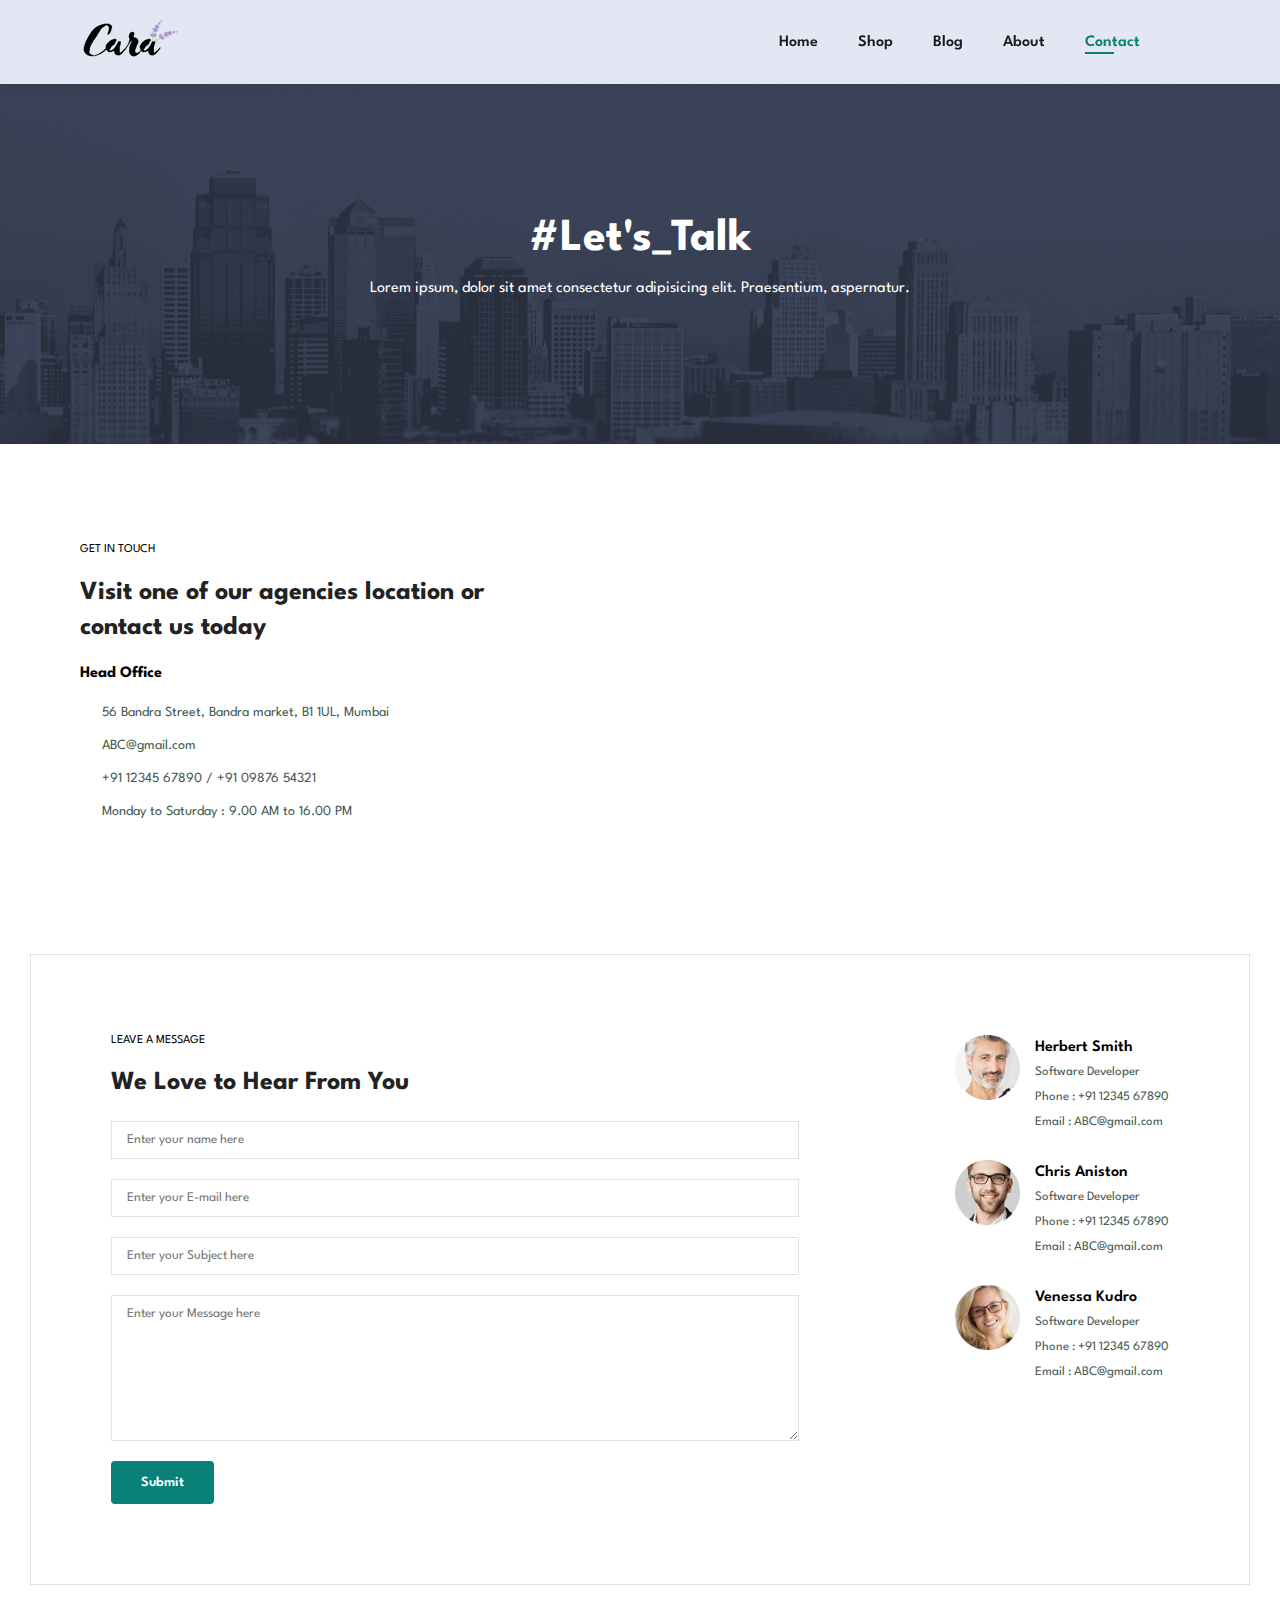
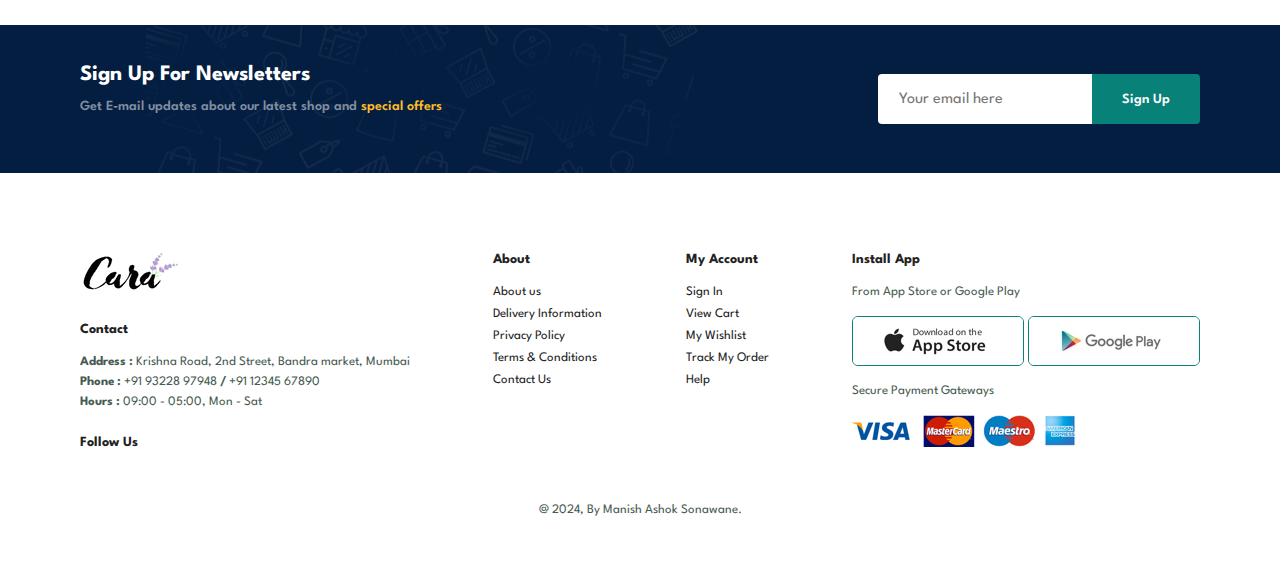
<file: contact.html>
<!DOCTYPE html>
<html lang="en">

<head>
    <meta charset="UTF-8">
    <meta name="viewport" content="width=device-width, initial-scale=1.0">
    <title>Document</title>
    <link rel="stylesheet" href="style.css">

    <link rel="stylesheet" href="https://cdnjs.cloudflare.com/ajax/libs/font-awesome/6.5.1/css/all.min.css"
        integrity="sha512-DTOQO9RWCH3ppGqcWaEA1BIZOC6xxalwEsw9c2QQeAIftl+Vegovlnee1c9QX4TctnWMn13TZye+giMm8e2LwA=="
        crossorigin="anonymous" referrerpolicy="no-referrer" />
</head>

<body>

    <section id="header">
        <a href="#"><img src="img/home/logo.png" alt="" srcset="" class="logo"></a>

        <div>
            <ul id="navbar">
                <li><a href="index.html">Home</a></li>
                <li><a href="shop.html">Shop</a></li>
                <li><a href="blog.html">Blog</a></li>
                <li><a href="about.html">About</a></li>
                <li><a class="active" href="contact.html">Contact</a></li>
                <li id="lg-bag"><a href="cart.html"><i class="fa-solid fa-bag-shopping"></i></a></li>
                <a href="#" id="close"><i class="fa fa-times"></i></a>

            </ul>
        </div>
        <div id="mobile">
            <a href="cart.html"><i class="fa-solid fa-bag-shopping"></i></a>
            <i id="bar" class="fa fa-outdent"></i>

        </div>
    </section>

    <section id="page-header" class="about-header">
        <h2>#Let's_Talk</h2>
        <p>Lorem ipsum, dolor sit amet consectetur adipisicing elit. Praesentium, aspernatur.</p>
    </section>

    <section id="contact-details" class="section-p1">

        <div class="details">
            <span>GET IN TOUCH</span>
            <h2>Visit one of our agencies location or contact us today</h2>
            <h3>Head Office</h3>

            <div>
                <li><i class="fa fa-map"></i>
                    <p>56 Bandra Street, Bandra market, B1 1UL, Mumbai</p>
                </li>

                <li><i class="fa fa-envelope"></i>
                    <p>ABC@gmail.com</p>
                </li>

                <li><i class="fa fa-phone"></i>
                    <p>+91 12345 67890 / +91 09876 54321</p>
                </li>

                <li><i class="fa fa-clock"></i>
                    <p>Monday to Saturday : 9.00 AM to 16.00 PM</p>
                </li>
            </div>
        </div>

        <div class="map">
            <iframe src="https://www.google.com/maps/embed?pb=!1m18!1m12!1m3!1d29728.394893320274!2d74.86448448867019!3d21.
            348548115618662!2m3!1f0!2f0!3f0!3m2!1i1024!2i768!4f13.1!3m3!1m2!1s0x3bdf2df9310caa83%3A0x11cf13f51b3b8d25!2sShirpur
            %2C%20Maharashtra%20425405!5e0!3m2!1sen!2sin!4v1706439099820!5m2!1sen!2sin" width="600" height="450"
                style="border:0;" allowfullscreen="" loading="lazy"
                referrerpolicy="no-referrer-when-downgrade"></iframe>
        </div>

    </section>


    <section id="form-details">
        <form action="">
            <span>LEAVE A MESSAGE</span>
            <h2>We Love to Hear From You</h2>
            <input type="text" placeholder="Enter your name here">
            <input type="text" placeholder="Enter your E-mail here">
            <input type="text" placeholder="Enter your Subject here">
            <textarea name="" id="" cols="30" rows="10" placeholder="Enter your Message here"></textarea>
            <button type="submit" class="normal">Submit</button>
        </form>

        <div class="people">
            <div>
                <img src="img/people/1.png" alt="">
                <p><span>Herbert Smith</span>Software Developer <br> Phone : +91 12345 67890 <br> Email : ABC@gmail.com
                </p>
            </div>

            <div>
                <img src="img/people/2.png" alt="">
                <p><span>Chris Aniston</span>Software Developer <br> Phone : +91 12345 67890 <br> Email : ABC@gmail.com
                </p>
            </div>

            <div>
                <img src="img/people/3.png" alt="">
                <p><span>Venessa Kudro</span>Software Developer <br> Phone : +91 12345 67890 <br> Email : ABC@gmail.com
                </p>
            </div>

            
        </div>
    </section>



    <section id="newsletter" class="section-p1 section-m1">
        <div>
            <div class="newstext">
                <h4>Sign Up For Newsletters</h4>
                <p>Get E-mail updates about our latest shop and <span>special offers</span></p>
            </div>
        </div>

        <div>
            <div class="form">
                <input type="text" placeholder="Your email here">
                <button class="normal">Sign Up</button>
            </div>
        </div>
    </section>


    <footer class="section-p1">
        <div class="col">
            <img class="logo" src="img/home/logo.png" alt="">
            <h4>Contact</h4>
            <p><strong>Address : </strong>Krishna Road, 2nd Street, Bandra market, Mumbai</p>
            <p><strong>Phone : </strong>+91 93228 97948 <strong> / </strong> +91 12345 67890</p>
            <p><strong>Hours : </strong> 09:00 - 05:00, Mon - Sat</p>
            <div class="follow">
                <h4>Follow Us</h4>
                <div class="icon">
                    <i class="fa-brands fa-facebook"></i>
                    <i class="fa-brands fa-square-x-twitter"></i>
                    <i class="fa-brands fa-instagram"></i>
                    <i class="fa-brands fa-pinterest"></i>
                    <i class="fa-brands fa-youtube"></i>

                </div>
            </div>

        </div>

        <div class="col">
            <h4>About</h4>
            <a href="#">About us</a>
            <a href="#">Delivery Information</a>
            <a href="#">Privacy Policy</a>
            <a href="#">Terms & Conditions</a>
            <a href="#">Contact Us</a>
        </div>

        <div class="col">
            <h4>My Account</h4>
            <a href="#">Sign In</a>
            <a href="#">View Cart</a>
            <a href="#">My Wishlist</a>
            <a href="#">Track My Order</a>
            <a href="#">Help</a>
        </div>

        <div class="col install">
            <h4>Install App</h4>
            <p>From App Store or Google Play</p>
            <div class="row">
                <img src="img/pay/app.jpg" alt="">
                <img src="img/pay/play.jpg" alt="">
            </div>
            <p>Secure Payment Gateways</p>
            <img src="img/pay/pay.png" alt="">

        </div>

        <div class="copyright">
            <p>@ 2024, By Manish Ashok Sonawane.</p>
        </div>

    </footer>

    <script src="script.js"></script>
</body>

</html>
</file>
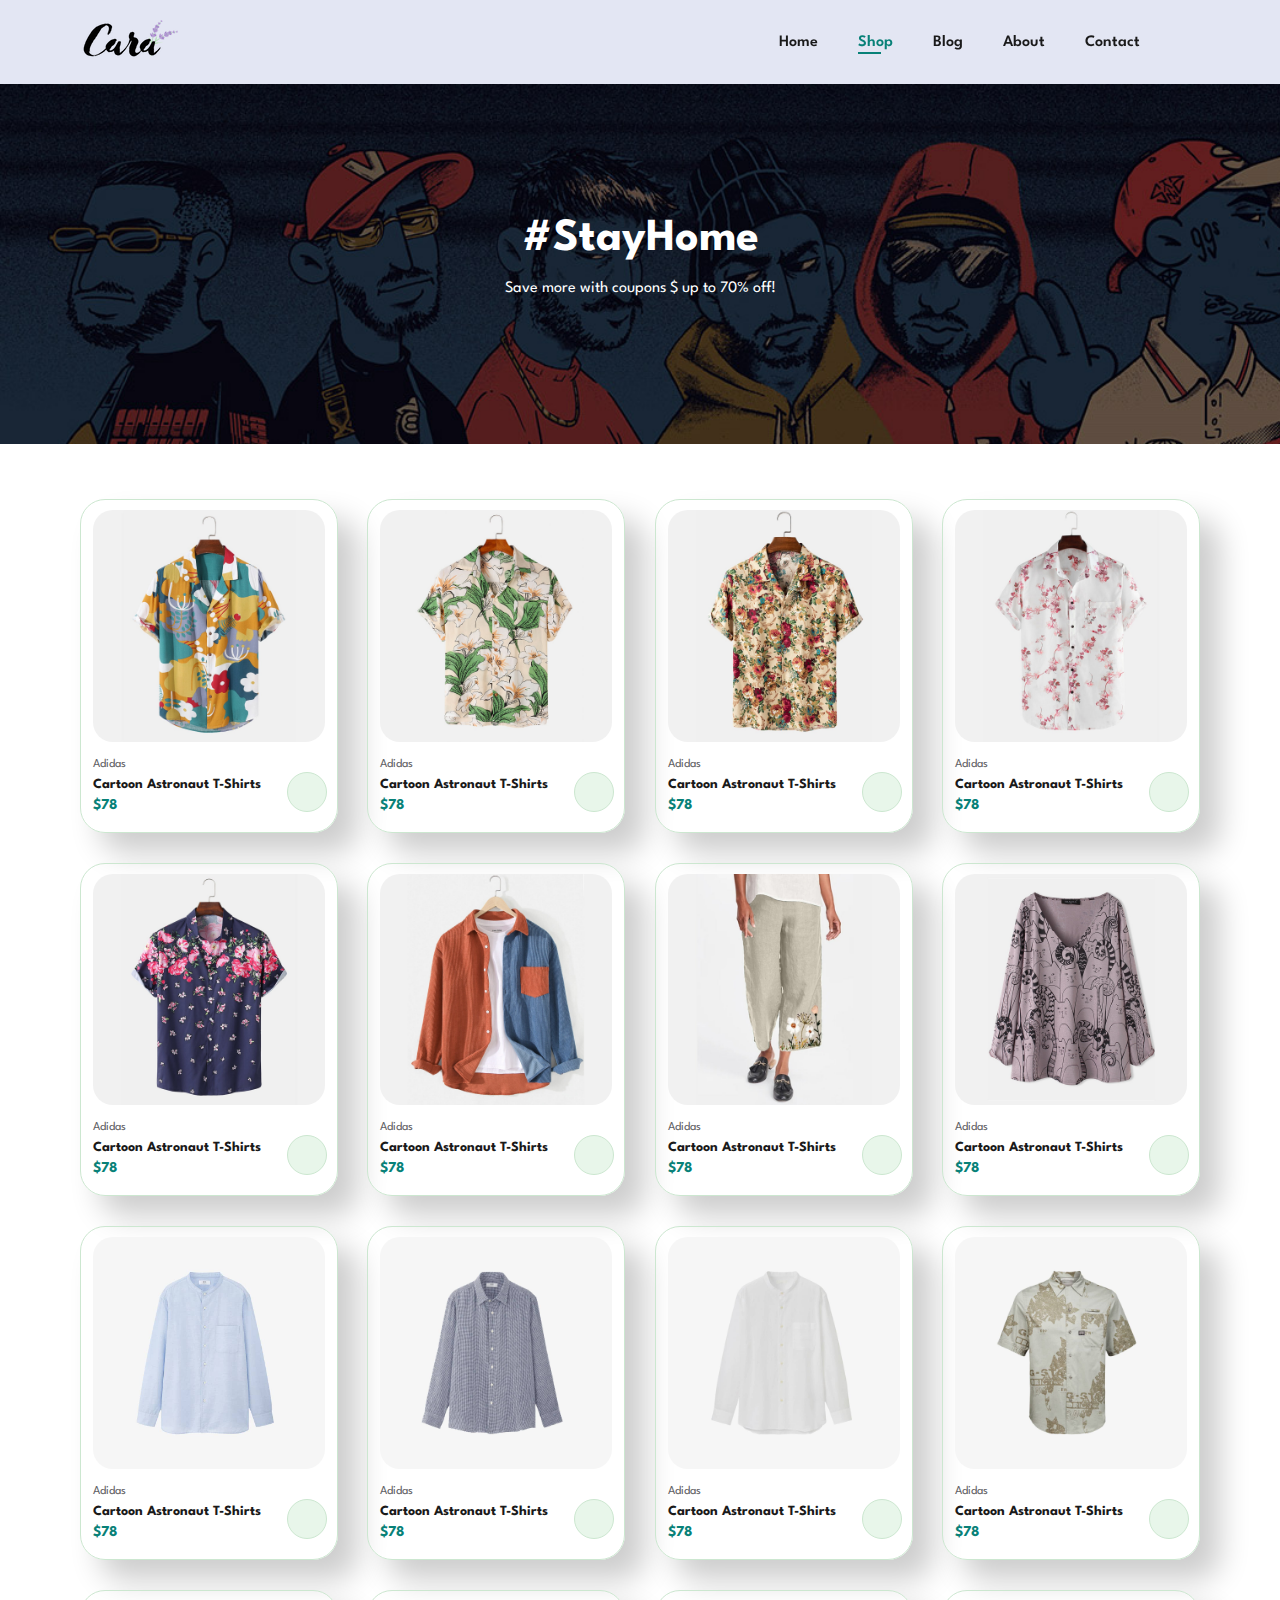
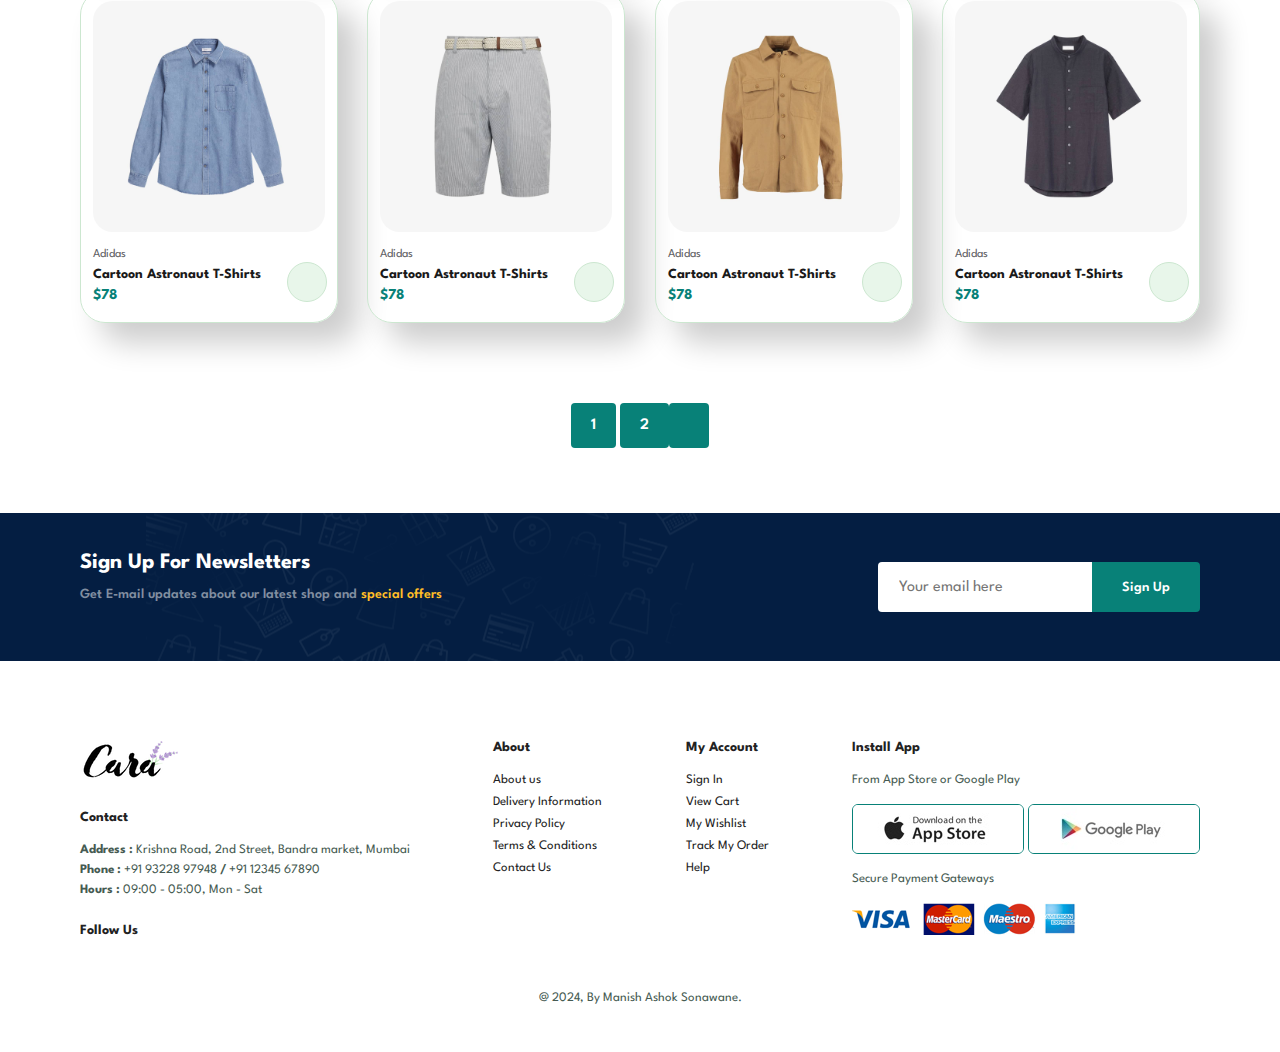
<file: shop.html>
<!DOCTYPE html>
<html lang="en">
<head>
    <meta charset="UTF-8">
    <meta name="viewport" content="width=device-width, initial-scale=1.0">
    <title>Document</title>
    <link rel="stylesheet" href="style.css">

    <link rel="stylesheet" href="https://cdnjs.cloudflare.com/ajax/libs/font-awesome/6.5.1/css/all.min.css"
        integrity="sha512-DTOQO9RWCH3ppGqcWaEA1BIZOC6xxalwEsw9c2QQeAIftl+Vegovlnee1c9QX4TctnWMn13TZye+giMm8e2LwA=="
        crossorigin="anonymous" referrerpolicy="no-referrer" />
</head>
<body>

    <section id="header">
        <a href="#"><img src="img/home/logo.png" alt="" srcset="" class="logo"></a>

        <div>
            <ul id="navbar">
                <li><a href="index.html">Home</a></li>
                <li><a class="active" href="shop.html">Shop</a></li>
                <li><a href="blog.html">Blog</a></li>
                <li><a href="about.html">About</a></li>
                <li><a href="contact.html">Contact</a></li>
                <li id="lg-bag"><a href="cart.html"><i class="fa-solid fa-bag-shopping"></i></a></li>
                <a href="#" id="close"><i class="fa fa-times"></i></a>

            </ul>
        </div>
        <div id="mobile">
            <a href="cart.html"><i class="fa-solid fa-bag-shopping"></i></a>
            <i id="bar" class="fa fa-outdent"></i>

        </div>
    </section>

    <section id="page-header">
        <h2>#StayHome</h2>
        <p>Save more with coupons $ up to 70% off!</p>
    </section>

    <section id="product1" class="section-p1">

        <div class="pro-container">

            <div class="pro" onclick="window.location.href='sproduct.html';">
                <img src="img/products/f1.jpg" alt="">
                <div class="des">
                    <span>Adidas</span>
                    <h5>Cartoon Astronaut T-Shirts</h5>
                    <div class="star">
                        <i class="fas fa-star"> </i>
                        <i class="fas fa-star"> </i>
                        <i class="fas fa-star"> </i>
                        <i class="fas fa-star"> </i>
                        <i class="fas fa-star"> </i>
                    </div>
                    <h4>$78</h4>
                </div>
                <a href="#"><i class="fa-solid fa-bag-shopping card"></i></a>
            </div>


            <div class="pro">
                <img src="img/products/f2.jpg" alt="">
                <div class="des">
                    <span>Adidas</span>
                    <h5>Cartoon Astronaut T-Shirts</h5>
                    <div class="star">
                        <i class="fas fa-star"> </i>
                        <i class="fas fa-star"> </i>
                        <i class="fas fa-star"> </i>
                        <i class="fas fa-star"> </i>
                        <i class="fas fa-star"> </i>
                    </div>
                    <h4>$78</h4>
                </div>
                <a href="#"><i class="fa-solid fa-bag-shopping card"></i></a>
            </div>


            <div class="pro">
                <img src="img/products/f3.jpg" alt="">
                <div class="des">
                    <span>Adidas</span>
                    <h5>Cartoon Astronaut T-Shirts</h5>
                    <div class="star">
                        <i class="fas fa-star"> </i>
                        <i class="fas fa-star"> </i>
                        <i class="fas fa-star"> </i>
                        <i class="fas fa-star"> </i>
                        <i class="fas fa-star"> </i>
                    </div>
                    <h4>$78</h4>
                </div>
                <a href="#"><i class="fa-solid fa-bag-shopping card"></i></a>
            </div>


            <div class="pro">
                <img src="img/products/f4.jpg" alt="">
                <div class="des">
                    <span>Adidas</span>
                    <h5>Cartoon Astronaut T-Shirts</h5>
                    <div class="star">
                        <i class="fas fa-star"> </i>
                        <i class="fas fa-star"> </i>
                        <i class="fas fa-star"> </i>
                        <i class="fas fa-star"> </i>
                        <i class="fas fa-star"> </i>
                    </div>
                    <h4>$78</h4>
                </div>
                <a href="#"><i class="fa-solid fa-bag-shopping card"></i></a>
            </div>


            <div class="pro">
                <img src="img/products/f5.jpg" alt="">
                <div class="des">
                    <span>Adidas</span>
                    <h5>Cartoon Astronaut T-Shirts</h5>
                    <div class="star">
                        <i class="fas fa-star"> </i>
                        <i class="fas fa-star"> </i>
                        <i class="fas fa-star"> </i>
                        <i class="fas fa-star"> </i>
                        <i class="fas fa-star"> </i>
                    </div>
                    <h4>$78</h4>
                </div>
                <a href="#"><i class="fa-solid fa-bag-shopping card"></i></a>
            </div>


            <div class="pro">
                <img src="img/products/f6.jpg" alt="">
                <div class="des">
                    <span>Adidas</span>
                    <h5>Cartoon Astronaut T-Shirts</h5>
                    <div class="star">
                        <i class="fas fa-star"> </i>
                        <i class="fas fa-star"> </i>
                        <i class="fas fa-star"> </i>
                        <i class="fas fa-star"> </i>
                        <i class="fas fa-star"> </i>
                    </div>
                    <h4>$78</h4>
                </div>
                <a href="#"><i class="fa-solid fa-bag-shopping card"></i></a>
            </div>


            <div class="pro">
                <img src="img/products/f7.jpg" alt="">
                <div class="des">
                    <span>Adidas</span>
                    <h5>Cartoon Astronaut T-Shirts</h5>
                    <div class="star">
                        <i class="fas fa-star"> </i>
                        <i class="fas fa-star"> </i>
                        <i class="fas fa-star"> </i>
                        <i class="fas fa-star"> </i>
                        <i class="fas fa-star"> </i>
                    </div>
                    <h4>$78</h4>
                </div>
                <a href="#"><i class="fa-solid fa-bag-shopping card"></i></a>
            </div>


            <div class="pro">
                <img src="img/products/f8.jpg" alt="">
                <div class="des">
                    <span>Adidas</span>
                    <h5>Cartoon Astronaut T-Shirts</h5>
                    <div class="star">
                        <i class="fas fa-star"> </i>
                        <i class="fas fa-star"> </i>
                        <i class="fas fa-star"> </i>
                        <i class="fas fa-star"> </i>
                        <i class="fas fa-star"> </i>
                    </div>
                    <h4>$78</h4>
                </div>
                <a href="#"><i class="fa-solid fa-bag-shopping card"></i></a>
            </div>

            <div class="pro">
                <img src="img/products/n1.jpg" alt="">
                <div class="des">
                    <span>Adidas</span>
                    <h5>Cartoon Astronaut T-Shirts</h5>
                    <div class="star">
                        <i class="fas fa-star"> </i>
                        <i class="fas fa-star"> </i>
                        <i class="fas fa-star"> </i>
                        <i class="fas fa-star"> </i>
                        <i class="fas fa-star"> </i>
                    </div>
                    <h4>$78</h4>
                </div>
                <a href="#"><i class="fa-regular fa-cart-shopping card"></i></a>
            </div>


            <div class="pro">
                <img src="img/products/n2.jpg" alt="">
                <div class="des">
                    <span>Adidas</span>
                    <h5>Cartoon Astronaut T-Shirts</h5>
                    <div class="star">
                        <i class="fas fa-star"> </i>
                        <i class="fas fa-star"> </i>
                        <i class="fas fa-star"> </i>
                        <i class="fas fa-star"> </i>
                        <i class="fas fa-star"> </i>
                    </div>
                    <h4>$78</h4>
                </div>
                <a href="#"><i class="fa-solid fa-bag-shopping card"></i></a>
            </div>


            <div class="pro">
                <img src="img/products/n3.jpg" alt="">
                <div class="des">
                    <span>Adidas</span>
                    <h5>Cartoon Astronaut T-Shirts</h5>
                    <div class="star">
                        <i class="fas fa-star"> </i>
                        <i class="fas fa-star"> </i>
                        <i class="fas fa-star"> </i>
                        <i class="fas fa-star"> </i>
                        <i class="fas fa-star"> </i>
                    </div>
                    <h4>$78</h4>
                </div>
                <a href="#"><i class="fa-solid fa-bag-shopping card"></i></a>
            </div>


            <div class="pro">
                <img src="img/products/n4.jpg" alt="">
                <div class="des">
                    <span>Adidas</span>
                    <h5>Cartoon Astronaut T-Shirts</h5>
                    <div class="star">
                        <i class="fas fa-star"> </i>
                        <i class="fas fa-star"> </i>
                        <i class="fas fa-star"> </i>
                        <i class="fas fa-star"> </i>
                        <i class="fas fa-star"> </i>
                    </div>
                    <h4>$78</h4>
                </div>
                <a href="#"><i class="fa-solid fa-bag-shopping card"></i></a>
            </div>


            <div class="pro">
                <img src="img/products/n5.jpg" alt="">
                <div class="des">
                    <span>Adidas</span>
                    <h5>Cartoon Astronaut T-Shirts</h5>
                    <div class="star">
                        <i class="fas fa-star"> </i>
                        <i class="fas fa-star"> </i>
                        <i class="fas fa-star"> </i>
                        <i class="fas fa-star"> </i>
                        <i class="fas fa-star"> </i>
                    </div>
                    <h4>$78</h4>
                </div>
                <a href="#"><i class="fa-solid fa-bag-shopping card"></i></a>
            </div>


            <div class="pro">
                <img src="img/products/n6.jpg" alt="">
                <div class="des">
                    <span>Adidas</span>
                    <h5>Cartoon Astronaut T-Shirts</h5>
                    <div class="star">
                        <i class="fas fa-star"> </i>
                        <i class="fas fa-star"> </i>
                        <i class="fas fa-star"> </i>
                        <i class="fas fa-star"> </i>
                        <i class="fas fa-star"> </i>
                    </div>
                    <h4>$78</h4>
                </div>
                <a href="#"><i class="fa-solid fa-bag-shopping card"></i></a>
            </div>


            <div class="pro">
                <img src="img/products/n7.jpg" alt="">
                <div class="des">
                    <span>Adidas</span>
                    <h5>Cartoon Astronaut T-Shirts</h5>
                    <div class="star">
                        <i class="fas fa-star"> </i>
                        <i class="fas fa-star"> </i>
                        <i class="fas fa-star"> </i>
                        <i class="fas fa-star"> </i>
                        <i class="fas fa-star"> </i>
                    </div>
                    <h4>$78</h4>
                </div>
                <a href="#"><i class="fa-solid fa-bag-shopping card"></i></a>
            </div>


            <div class="pro">
                <img src="img/products/n8.jpg" alt="">
                <div class="des">
                    <span>Adidas</span>
                    <h5>Cartoon Astronaut T-Shirts</h5>
                    <div class="star">
                        <i class="fas fa-star"> </i>
                        <i class="fas fa-star"> </i>
                        <i class="fas fa-star"> </i>
                        <i class="fas fa-star"> </i>
                        <i class="fas fa-star"> </i>
                    </div>
                    <h4>$78</h4>
                </div>
                <a href="#"><i class="fa-solid fa-bag-shopping card"></i></a>
            </div>

        </div>
    </section>

    <section id="pagination" class="section-p1">
        <a href="#">1</a>
        <a href="#">2</a>
        <a href="#"><i class="fa fa-long-arrow-alt-right"></i></a>

    </section>
    
    <section id="newsletter" class="section-p1 section-m1"> 
        <div>
            <div class="newstext">
                <h4>Sign Up For Newsletters</h4>
                <p>Get E-mail updates about our latest shop and <span>special offers</span></p>
            </div>
        </div>

        <div>
            <div class="form">
                <input type="text" placeholder="Your email here">
                <button class="normal">Sign Up</button>
            </div>
        </div>
    </section>
    
    <footer class="section-p1">
        <div class="col">
            <img class="logo" src="img/home/logo.png" alt="">
            <h4>Contact</h4>
            <p><strong>Address : </strong>Krishna Road, 2nd Street, Bandra market, Mumbai</p>
            <p><strong>Phone : </strong>+91 93228 97948 <strong> / </strong> +91 12345 67890</p>
            <p><strong>Hours : </strong> 09:00 - 05:00, Mon - Sat</p>
            <div class="follow">
                <h4>Follow Us</h4>
                <div class="icon">
                    <i class="fa-brands fa-facebook"></i>
                    <i class="fa-brands fa-square-x-twitter"></i>
                    <i class="fa-brands fa-instagram"></i>
                    <i class="fa-brands fa-pinterest"></i>
                    <i class="fa-brands fa-youtube"></i>

                </div>
            </div>

        </div>

        <div class="col">
            <h4>About</h4>
            <a href="#">About us</a>
            <a href="#">Delivery Information</a>
            <a href="#">Privacy Policy</a>
            <a href="#">Terms & Conditions</a>
            <a href="#">Contact Us</a>
        </div>

        <div class="col">
            <h4>My Account</h4>
            <a href="#">Sign In</a>
            <a href="#">View Cart</a>
            <a href="#">My Wishlist</a>
            <a href="#">Track My Order</a>
            <a href="#">Help</a>
        </div>

        <div class="col install">
            <h4>Install App</h4>
            <p>From App Store or Google Play</p>
            <div class="row">
                <img src="img/pay/app.jpg" alt="">
                <img src="img/pay/play.jpg" alt="">
            </div>
            <p>Secure Payment Gateways</p>
            <img src="img/pay/pay.png" alt="">

        </div>

        <div class="copyright">
            <p>@ 2024, By Manish Ashok Sonawane.</p>
        </div>

    </footer>
    
    <script src="script.js"></script>
</body>
</html>
</file>
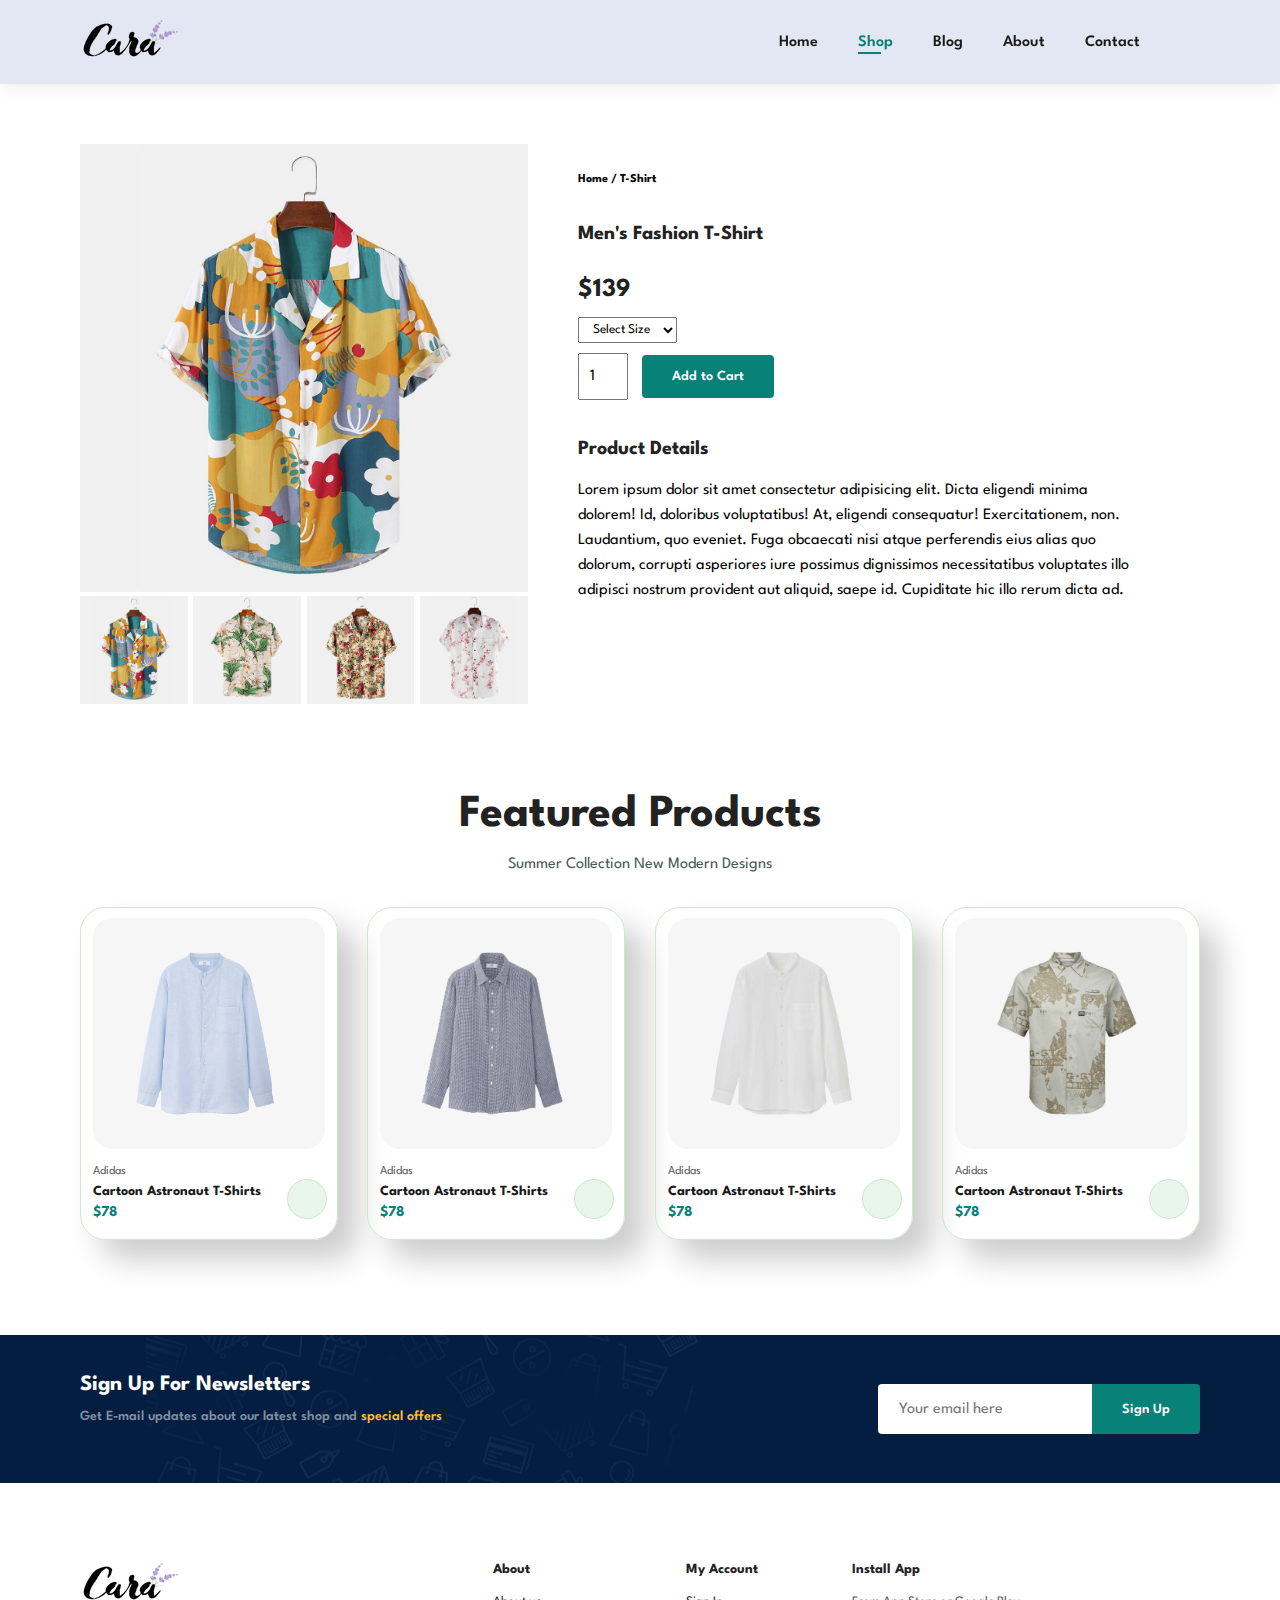
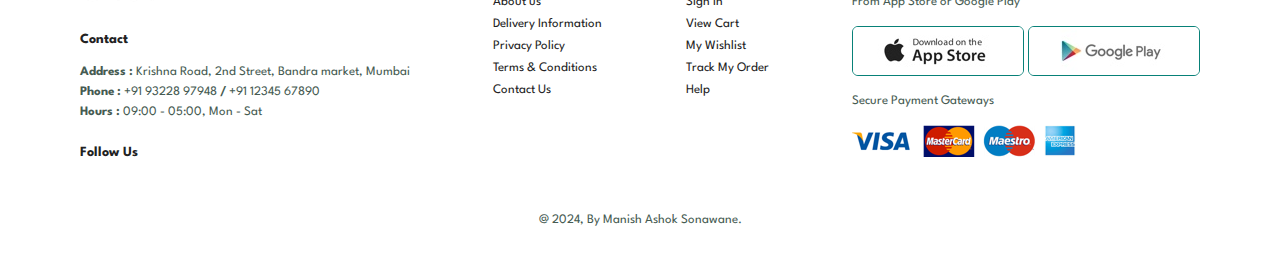
<file: sproduct.html>
<!DOCTYPE html>
<html lang="en">

<head>
    <meta charset="UTF-8">
    <meta name="viewport" content="width=device-width, initial-scale=1.0">
    <title>Document</title>

    <link rel="stylesheet" href="style.css">

    <link rel="stylesheet" href="https://cdnjs.cloudflare.com/ajax/libs/font-awesome/6.5.1/css/all.min.css"
        integrity="sha512-DTOQO9RWCH3ppGqcWaEA1BIZOC6xxalwEsw9c2QQeAIftl+Vegovlnee1c9QX4TctnWMn13TZye+giMm8e2LwA=="
        crossorigin="anonymous" referrerpolicy="no-referrer" />

</head>

<body>

    <section id="header">
        <a href="#"><img src="img/home/logo.png" alt="" srcset="" class="logo"></a>

        <div>
            <ul id="navbar">
                <li><a href="index.html">Home</a></li>
                <li><a class="active" href="shop.html">Shop</a></li>
                <li><a href="blog.html">Blog</a></li>
                <li><a href="about.html">About</a></li>
                <li><a href="contact.html">Contact</a></li>
                <li id="lg-bag"><a href="cart.html"><i class="fa-solid fa-bag-shopping"></i></a></li>
                <a href="#" id="close"><i class="fa fa-times"></i></a>

            </ul>
        </div>
        <div id="mobile">
            <a href="cart.html"><i class="fa-solid fa-bag-shopping"></i></a>
            <i id="bar" class="fa fa-outdent"></i>

        </div>
    </section>

    <section id="prodetails" class="section-p1">

        <div class="single-pro-image">
            <img src="img/products/f1.jpg" width="100%" id="MainImg" alt="">

            <div class="small-img-group">

                <div class="small-img-col">
                    <img src="img/products/f1.jpg" width="100%" class="small-img" alt="">
                </div>

                <div class="small-img-col">
                    <img src="img/products/f2.jpg" width="100%" class="small-img" alt="">
                </div>

                <div class="small-img-col">
                    <img src="img/products/f3.jpg" width="100%" class="small-img" alt="">
                </div>

                <div class="small-img-col">
                    <img src="img/products/f4.jpg" width="100%" class="small-img" alt="">
                </div>
            </div>
        </div>

        <div class="single-pro-details" >
            <h6>Home / T-Shirt</h6>
            <h4>Men's Fashion T-Shirt</h4>
            <h2>$139</h2>
            <select>
                <option>Select Size</option>
                <option>S</option>
                <option>M</option>
                <option>L</option>
                <option>XL</option>
                <option>XXL</option>
            </select>

            <input type="number" value="1">
            <button class="normal">Add to Cart</button>
            <h4>Product Details</h4>
            <span>Lorem ipsum dolor sit amet consectetur adipisicing elit. Dicta eligendi minima dolorem! Id, 
                doloribus voluptatibus! At, eligendi consequatur! Exercitationem, non. Laudantium, quo eveniet. 
                Fuga obcaecati nisi atque perferendis eius alias quo dolorum, corrupti asperiores iure possimus 
                dignissimos necessitatibus voluptates illo adipisci nostrum provident aut aliquid, saepe id. 
                Cupiditate hic illo rerum dicta ad.
            </span>
        </div>

    </section>

    <section id="product1" class="section-p1">
        <h2>Featured Products</h2>
        <p>Summer Collection New Modern Designs</p>

        <div class="pro-container">

            <div class="pro">
                <img src="img/products/n1.jpg" alt="">
                <div class="des">
                    <span>Adidas</span>
                    <h5>Cartoon Astronaut T-Shirts</h5>
                    <div class="star">
                        <i class="fas fa-star"> </i>
                        <i class="fas fa-star"> </i>
                        <i class="fas fa-star"> </i>
                        <i class="fas fa-star"> </i>
                        <i class="fas fa-star"> </i>
                    </div>
                    <h4>$78</h4>
                </div>
                <a href="#"><i class="fa-regular fa-cart-shopping card"></i></a>
            </div>


            <div class="pro">
                <img src="img/products/n2.jpg" alt="">
                <div class="des">
                    <span>Adidas</span>
                    <h5>Cartoon Astronaut T-Shirts</h5>
                    <div class="star">
                        <i class="fas fa-star"> </i>
                        <i class="fas fa-star"> </i>
                        <i class="fas fa-star"> </i>
                        <i class="fas fa-star"> </i>
                        <i class="fas fa-star"> </i>
                    </div>
                    <h4>$78</h4>
                </div>
                <a href="#"><i class="fa-solid fa-bag-shopping card"></i></a>
            </div>


            <div class="pro">
                <img src="img/products/n3.jpg" alt="">
                <div class="des">
                    <span>Adidas</span>
                    <h5>Cartoon Astronaut T-Shirts</h5>
                    <div class="star">
                        <i class="fas fa-star"> </i>
                        <i class="fas fa-star"> </i>
                        <i class="fas fa-star"> </i>
                        <i class="fas fa-star"> </i>
                        <i class="fas fa-star"> </i>
                    </div>
                    <h4>$78</h4>
                </div>
                <a href="#"><i class="fa-solid fa-bag-shopping card"></i></a>
            </div>


            <div class="pro">
                <img src="img/products/n4.jpg" alt="">
                <div class="des">
                    <span>Adidas</span>
                    <h5>Cartoon Astronaut T-Shirts</h5>
                    <div class="star">
                        <i class="fas fa-star"> </i>
                        <i class="fas fa-star"> </i>
                        <i class="fas fa-star"> </i>
                        <i class="fas fa-star"> </i>
                        <i class="fas fa-star"> </i>
                    </div>
                    <h4>$78</h4>
                </div>
                <a href="#"><i class="fa-solid fa-bag-shopping card"></i></a>
            </div>

        </div>
    </section>

    <section id="newsletter" class="section-p1 section-m1">
        <div>
            <div class="newstext">
                <h4>Sign Up For Newsletters</h4>
                <p>Get E-mail updates about our latest shop and <span>special offers</span></p>
            </div>
        </div>

        <div>
            <div class="form">
                <input type="text" placeholder="Your email here">
                <button class="normal">Sign Up</button>
            </div>
        </div>
    </section>

    <footer class="section-p1">
        <div class="col">
            <img class="logo" src="img/home/logo.png" alt="">
            <h4>Contact</h4>
            <p><strong>Address : </strong>Krishna Road, 2nd Street, Bandra market, Mumbai</p>
            <p><strong>Phone : </strong>+91 93228 97948 <strong> / </strong> +91 12345 67890</p>
            <p><strong>Hours : </strong> 09:00 - 05:00, Mon - Sat</p>
            <div class="follow">
                <h4>Follow Us</h4>
                <div class="icon">
                    <i class="fa-brands fa-facebook"></i>
                    <i class="fa-brands fa-square-x-twitter"></i>
                    <i class="fa-brands fa-instagram"></i>
                    <i class="fa-brands fa-pinterest"></i>
                    <i class="fa-brands fa-youtube"></i>

                </div>
            </div>

        </div>

        <div class="col">
            <h4>About</h4>
            <a href="#">About us</a>
            <a href="#">Delivery Information</a>
            <a href="#">Privacy Policy</a>
            <a href="#">Terms & Conditions</a>
            <a href="#">Contact Us</a>
        </div>

        <div class="col">
            <h4>My Account</h4>
            <a href="#">Sign In</a>
            <a href="#">View Cart</a>
            <a href="#">My Wishlist</a>
            <a href="#">Track My Order</a>
            <a href="#">Help</a>
        </div>

        <div class="col install">
            <h4>Install App</h4>
            <p>From App Store or Google Play</p>
            <div class="row">
                <img src="img/pay/app.jpg" alt="">
                <img src="img/pay/play.jpg" alt="">
            </div>
            <p>Secure Payment Gateways</p>
            <img src="img/pay/pay.png" alt="">

        </div>

        <div class="copyright">
            <p>@ 2024, By Manish Ashok Sonawane.</p>
        </div>

    </footer>

    <script>
        var MainImg = document.getElementById("MainImg");
        var smallimg = document.getElementsByClassName("small-img");

        smallimg[0].onclick = function(){
            MainImg.src = smallimg[0].src;
        }

        smallimg[1].onclick = function(){
            MainImg.src = smallimg[1].src;
        }

        smallimg[2].onclick = function(){
            MainImg.src = smallimg[2].src;
        }

        smallimg[3].onclick = function(){
            MainImg.src = smallimg[3].src;
        }

    </script>

    <script src="script.js"></script>

</body>

</html>
</file>
<file: style.css>
@import url('https://fonts.googleapis.com/css2?family=Spartan:wght@100;200;300;400;500;600;700;800;900&display=swap');

* {
    margin: 0;
    padding: 0;
    box-sizing: border-box;
    font-family: 'Spartan', sans-serif;
}

h1 {
    font-size: 50px;
    line-height: 64px;
    color: #222;
}

h2 {
    font-size: 46px;
    line-height: 54px;
    color: #222;
}

h4 {
    font-size: 20px;
    color: #222;
}

h6 {
    font-size: 12px;
    font-weight: 700;
}

p {
    font-size: 16px;
    color: #465b52;
    margin: 15px 0 20px 0;
}

.section-p1 {
    padding: 40px 80px;
}

.section-m1 {
    margin: 40px 0;
}

button.normal {
    font-size: 14px;
    font-weight: 600;
    padding: 15px 30px;
    color: black;
    background-color: white;
    border-radius: 4px;
    cursor: pointer;
    border: none;
    outline: none;
    transition: 0.2s;
}

button.white {
    font-size: 13px;
    font-weight: 600;
    padding: 11px 18px;
    color: white;
    background-color: transparent;
    cursor: pointer;
    border: 1px solid white;
    outline: none;
    transition: 0.2s;

}

body {
    width: 100%;
}

#header {
    display: flex;
    align-items: center;
    justify-content: space-between;
    padding: 20px 80px;
    background-color: #E3E6F3;
    box-shadow: 0 5px 15px rgba(0, 0, 0, 0.06);
    z-index: 999;
    position: sticky;
    top: 0;
    left: 0;
}

#navbar {
    display: flex;
    align-items: center;
    justify-content: center;

}



#navbar li {
    list-style: none;
    padding: 0 20px;
    position: relative;

}

#navbar li a {
    text-decoration: none;
    font-size: 16px;
    font-weight: 600;
    color: #1a1a1a;
    transition: 0.3s ease;
}

#navbar li a:hover,
#navbar li a.active {
    color: #088178;
}

#navbar li a.active::after,
#navbar li a:hover::after {
    content: "";
    width: 30%;
    height: 2px;
    background-color: #088178;
    position: absolute;
    bottom: -4px;
    left: 20px;
}

#mobile {
    display: none;
    align-items: center;
}

#close {
    display: none;
}


#hero {
    background-image: url(img/home/hero4.png);
    height: 90vh;
    width: 100%;
    background-position: top 25% right 0;
    background-size: cover;
    padding: 0 80px;
    display: flex;
    flex-direction: column;
    align-items: flex-start;
    justify-content: center;
}

#hero h4 {
    padding-bottom: 15px;
}

#hero h1 {
    color: #088178;

}

#hero button {
    background-image: url(img/home/button.png);
    background-color: transparent;
    color: #088178;
    border: 0;
    padding: 14px 80px 14px 65px;
    background-repeat: no-repeat;
    cursor: pointer;
    font-weight: 700;
    font-size: 15px;
}

#feature .fe-box {
    width: 180px;
    text-align: center;
    padding: 25px 15px;
    box-shadow: 20px 20px 34px rgba(0, 0, 0, 0.3);
    border: 1px solid #cce7d0;
    border-radius: 4px;
    margin: 15px 0;
}

#feature .fe-box:hover {
    box-shadow: 10px 10px 54px rgba(70, 62, 221, 0.1);
}

#feature .fe-box h6 {
    display: inline-block;
    padding: 9px 8px 8px 8px;
    line-height: 1;
    border-radius: 4px;
    color: #088178;
    background-color: #d1e8f2;
}

#feature .fe-box img {
    width: 100%;
    margin-bottom: 10px;
}

#feature {
    display: flex;
    align-items: center;
    justify-content: space-between;
    flex-wrap: wrap;
}

#feature .fe-box:nth-child(2) h6 {
    background-color: #ffdcf5;
}

#feature .fe-box:nth-child(3) h6 {
    background-color: #cdebbc;
}

#feature .fe-box:nth-child(4) h6 {
    background-color: #cdd4f8;
}

#feature .fe-box:nth-child(5) h6 {
    background-color: #c6b8d7;
}

#feature .fe-box:nth-child(6) h6 {
    background-color: #ffe0c1;
}


#product1 {
    text-align: center;

}

#product1 .pro {
    width: 23%;
    min-width: 250px;
    padding: 10px 12px;
    border: 1px solid #cce7d0;
    border-radius: 25px;
    cursor: pointer;
    box-shadow: 20px 20px 30px rgba(0, 0, 0, 0.2);
    margin: 15px 0;
    transition: 0.6s ease;
    position: relative;
}

#product1 .pro:hover {
    box-shadow: 20px 20px 30px rgba(0, 0, 0, 0.6);
}

#product1 .pro img {
    width: 100%;
    border-radius: 20px;
}

#product1 .pro .des {
    text-align: start;
    padding: 10px 0;


}

#product1 .pro .des span {
    color: #606063;
    font-size: 12px;
}

#product1 .pro .des h5 {
    padding-top: 7px;
    color: #1a1a1a;
    font-size: 14px;
}

#product1 .pro .des i {
    font-size: 12px;
    color: rgba(243, 181, 25);
}

#product1 .pro .des h4 {
    padding-top: 7px;
    font-size: 15px;
    font-weight: 700;
    color: #088178;
}

#product1 .pro .card {
    width: 40px;
    height: 40px;
    line-height: 40px;
    border-radius: 50px;
    background-color: #e8f6ea;
    font-weight: 500;
    color: #088178;
    border: 1px solid #cce7d0;
    position: absolute;
    bottom: 20px;
    right: 10px;
}

#product1 .pro-container {
    display: flex;
    justify-content: space-between;
    padding: top 20px;
    flex-wrap: wrap;
}

#banner {
    display: flex;
    flex-direction: column;
    justify-content: center;
    align-items: center;
    text-align: center;
    background-image: url(img/banner/b2.jpg);
    width: 100%;
    height: 40vh;
    background-size: cover;
    background-position: center;
}

#banner h4 {
    color: #fff;
    font-size: 16px;
}

#banner h2 {
    color: #fff;
    font-size: 30px;
    padding: 10px 0;
}


#banner h2 span {
    color: #ff0000;
}

#banner button:hover {
    background-color: #088178;
    color: white;
}

#sm-banner .banner-box {
    display: flex;
    flex-direction: column;
    justify-content: center;
    align-items: flex-start;
    background-image: url(img/banner/b17.jpg);
    min-width: 660px;
    height: 50vh;
    background-size: cover;
    background-position: center;
    padding: 30px;

}


#sm-banner .banner-box2 {
    display: flex;
    flex-direction: column;
    justify-content: center;
    align-items: flex-start;
    background-image: url(img/banner/b10.jpg);
    min-width: 660px;
    height: 50vh;
    background-size: cover;
    background-position: center;
    padding: 30px;

}

#sm-banner .banner-box h4 {
    color: white;
    font-size: 20px;
    font-weight: 300;
}

#sm-banner .banner-box h2 {
    color: white;
    font-size: 28px;
    font-weight: 800;
}

#sm-banner .banner-box span {
    color: rgb(255, 255, 255);
    font-size: 14px;
    font-weight: 500;
    padding-bottom: 15px;

}

#sm-banner {
    display: flex;
    justify-content: space-between;
    flex-wrap: wrap;
}


#sm-banner .banner-box:hover button {
    background-color: #088178;
    border: 1px solid #088178;
}

#banner3 .banner-box {
    display: flex;
    flex-direction: column;
    justify-content: center;
    align-items: flex-start;
    background-image: url(img/banner/b7.jpg);
    min-width: 30%;
    height: 30vh;
    background-size: cover;
    background-position: center;
    padding: 20px;
    margin-bottom: 20px;
}

#banner3 .banner-box2 {
    background-image: url(img/banner/b4.jpg);
}

#banner3 .banner-box3 {
    background-image: url(img/banner/b18.jpg);
}


#banner3 h2 {
    color: white;
    font-weight: 900;
    font-size: 22px;
}

#banner3 h2 {
    color: #ec544e;
    font-weight: 800;
    font-size: 15px;
}

#banner3 {
    display: flex;
    justify-content: space-between;
    flex-wrap: wrap;
    padding: 0 88px;
}

#newsletter {
    display: flex;
    justify-content: space-between;
    flex-wrap: wrap;
    align-items: center;
    background-image: url(img/banner/b14.png);
    background-repeat: no-repeat;
    background-position: 20% 30%;
    background-color: #041e42;
}

#newsletter h4 {
    font-size: 22px;
    font-weight: 700;
    color: white;
}


#newsletter p {
    font-size: 14px;
    font-weight: 600;
    color: #818ea0;
}

#newsletter p span {
    color: #ffbd27;
}

#newsletter .form {
    display: flex;
    width: 100%;
}

#newsletter input {
    height: 3.125rem;
    padding: 0 1.25rem;
    font-size: 100%;
    border: 1px solid transparent;
    border-radius: 4px;
    outline: none;
    border-top-right-radius: 0;
    border-bottom-right-radius: 0;

}

#newsletter button {
    background-color: #088178;
    color: white;
    white-space: nowrap;
    border-top-left-radius: 0;
    border-bottom-left-radius: 0;
}

footer {
    display: flex;
    flex-wrap: wrap;
    justify-content: space-between;
}

footer .col {
    display: flex;
    flex-direction: column;
    align-items: flex-start;
    margin-bottom: 20px;
}

footer .logo {
    margin-bottom: 30px;
}

footer h4 {
    font-size: 14px;
    padding-bottom: 20px;
}


footer p {
    font-size: 13px;
    margin: 0 0 8px 0;

}


footer a {
    font-size: 13px;
    text-decoration: none;
    color: #222;
    margin-bottom: 10px;

}

footer .follow {
    margin-top: 20px;
}



footer .follow i {
    color: #465b52;
    padding-right: 4px;
    cursor: pointer;
}

footer .install .row img {
    border: 1px solid #088178;
    border-radius: 6px;
}

footer .install img {
    margin: 10px 0 15px 0;
}

footer .follow i:hover,
footer a:hover {
    color: #088178;

}

footer .copyright {
    width: 100%;
    text-align: center;

}

/*          Shop Page              */


#page-header {
    background-image: url(img/banner/b1.jpg);
    width: 100%;
    height: 40vh;
    background-size: cover;
    display: flex;
    justify-content: center;
    text-align: center;
    flex-direction: column;
    padding: 14px;
}

#page-header h2,
#page-header p {
    color: white;

}

#pagination {
    text-align: center;
}

#pagination a {
    text-decoration: none;
    background-color: #088178;
    padding: 15px 20px;
    border-radius: 4px;
    color: white;
    font-weight: 600;
}

#pagination a i {
    font-size: 16px;
    font-weight: 600;
}

/*          Simgle Product         */

#prodetails {
    display: flex;
    margin-top: 20px;

}

#prodetails .single-pro-details {
    width: 50%;
    padding-top: 30px;

}

#prodetails .single-pro-details h4 {
    padding: 40px 0 20px 0;
}


#prodetails .single-pro-details h2 {
    font-size: 26px;

}

#prodetails .single-pro-details select {
    display: block;
    padding: 5px 10px;
    margin-bottom: 10px;
}

#prodetails .single-pro-details input {
    width: 50px;
    height: 47px;
    padding: 10px;
    font-size: 16px;
    margin-right: 10px;
}

#prodetails .single-pro-details input:focus {
    outline: #088178;
}

#prodetails .single-pro-details button {
    background-color: #088178;
    color: white;
}

#prodetails .single-pro-details span {
    line-height: 25px;

}

#prodetails .single-pro-image {
    width: 40%;
    margin-right: 50px;
}

.small-img-group {
    display: flex;
    justify-content: space-between;
}

.small-img-col {
    flex-basis: 24%;
    cursor: pointer;
}


/*         Blog Page            */

#page-header.blog-header {
    background-image: url(img/banner/b19.jpg);
}

#blog {
    padding: 150px 150px 0 150px;
}

#blog .blog-box {
    display: flex;
    align-items: center;
    width: 100%;
    position: relative;
    padding-bottom: 90px;

}

#blog .blog-img {
    width: 50%;
    margin-right: 40px;
}

#blog img {
    width: 100%;
    height: 400px;
    object-fit: cover;
}

#blog .blog-details {
    width: 50%;
}


#blog .blog-details a {
    text-decoration: none;
    font-size: 11px;
    color: black;
    font-weight: 700;
    position: relative;
    transition: 0.3s ease;
}

#blog .blog-details a::after {
    content: "";
    width: 50px;
    height: 1px;
    background-color: black;
    position: absolute;
    top: 4px;
    right: -60px;
    transition: 0.3s ease;

}

#blog .blog-details a:hover {
    color: #088178;
}

#blog .blog-details a:hover::after {
    background-color: #088178;
}


#blog .blog-box h1 {
    position: absolute;
    top: -40px;
    left: 0;
    font-size: 70px;
    font-weight: 700;
    color: #c9cbce;
    z-index: -1;
}

/*         About Page            */

#page-header.about-header {
    background-image: url(img/about/banner.png);
}

#about-head {
    display: flex;
    align-items: center;
}

#about-head img {
    width: 50%;
    height: auto;
}


#about-head div {
    padding-left: 40px;
}

#about-app {
    text-align: center;
}

#about-app .video {
    width: 70%;
    height: 100%;
    margin: 30px auto 0 auto;
}

#about-app .video video {
    width: 100%;
    height: 100%;
    border-radius: 20px;

}


/*        Contact Page         */

#contact-details {
    display: flex;
    align-items: center;
    justify-content: space-between;
}

#contact-details .details {
    width: 40%;

}

#contact-details .details span,
#form-details form span {
    font-size: 12px;
}

#contact-details .details h2,
#form-details form h2 {
    font-size: 26px;
    line-height: 35px;
    padding: 20px 0;
}

#contact-details .details h3 {
    font-size: 16px;
    padding-bottom: 15px;
}

#contact-details .details li {
    list-style: none;
    display: flex;
    padding: 10px 0;
}

#contact-details .details li i {
    font-size: 14px;
    padding-right: 22px;

}

#contact-details .details li p {
    margin: 0;
    font-size: 14px;
}

#contact-details .map {
    width: 55%;
    height: 400px;
}

#contact-details .map iframe {
    width: 100%;
    height: 100%;
}

#form-details {
    display: flex;
    justify-content: space-between;
    margin: 30px;
    padding: 80px;
    border: 1px solid #e1e1e1;
}

#form-details form {
    width: 65%;
    display: flex;
    flex-direction: column;
    align-items: flex-start;
}

#form-details form input,
#form-details form textarea {
    width: 100%;
    padding: 12px 15px;
    outline: none;
    margin-bottom: 20px;
    border: 1px solid #e1e1e1;
}

#form-details form button {
    background-color: #088178;
    color: white;
}

#form-details .people div {
    padding-bottom: 25px;
    display: flex;
    align-items: flex-start;
}

#form-details .people div img {
    width: 65px;
    height: 65px;
    object-fit: cover;
    margin-right: 15px;
}

#form-details .people div p {
    margin: 0;
    font-size: 13px;
    line-height: 25px;
}

#form-details .people div p span {
    display: block;
    font-size: 16px;
    font-weight: 600;
    color: black;
}


/*        Cart Page        */

#cart{
    overflow-x: auto;
}


#cart table {
    width: 100%;
    border-collapse: collapse;
    table-layout: fixed;
    white-space: nowrap;
}

#cart table img {
    width: 70px;

}

#cart table td:nth-child(1) {
    width: 100px;
    text-align: center;
}

#cart table td:nth-child(2) {
    width: 150px;
    text-align: center;
}

#cart table td:nth-child(3) {
    width: 250px;
    text-align: center;
}

#cart table td:nth-child(4) {
    width: 150px;
    text-align: center;
}


#cart table td:nth-child(5),
#cart table td:nth-child(6) {
    width: 150px;
    text-align: center;
}

#cart table td:nth-child(5) input {
    width: 70px;
    padding: 10px 5px 10px 15px;
}

#cart table thead {
    border: 1px solid #e2e9e1;
    border-left: none;
    border-right: none;
}

#cart table thead td {
    font-weight: 700;
    text-transform: uppercase;
    font-size: 13px;
    padding: 18px 0;
}

#cart table tbody tr td {
    padding-top: 15px;
}

#cart table tbody td {
font-size: 13px;
}

#cart-add{
    display: flex;
    flex-wrap: wrap;
    justify-content: space-between;
}

#coupon{
    width: 50%;
    margin-bottom: 30px;
}

#coupon h3,
#subtotal h3{

    padding-bottom: 15px;
}

#coupon input{
    padding: 10px 20px;
    outline: none;
    width: 60%;
    margin-right: 10px;
    border: 1px solid #e2e9e1;
}


#coupon button,
#subtotal button{
    background-color: #088178;
    color: white;
    padding: 12px 20px;
}

#subtotal{
    width: 50%;
    margin-bottom: 30px;
    border: 1px solid #e2e9e1;
    padding: 30px;
}

#subtotal table{
    border-collapse: collapse;
    width: 100%;
    margin-bottom: 20px;
}

#subtotal table td{
width: 50%;
border: 1px solid #e2e9e1;
padding: 10px;
font-size: 13px;
}



/*         Media Queries            */

@media (max-width:799px) {

    .section-p1 {
        padding: 40px 40px;
    }

    #navbar {
        display: flex;
        flex-direction: column;

        align-items: flex-start;
        justify-content: flex-start;
        position: fixed;
        top: 0;
        right: -300px;
        height: 100vh;
        width: 300px;
        background-color: #E3E6F3;
        box-shadow: 0 40px 60px rgba(0, 0, 0, 0.1);
        padding: 80px 0 0 10px;
        transition: 0.5s ease;
    }

    #navbar.active {
        right: 0px;
    }

    #navbar li {
        margin-bottom: 25px;
    }

    #mobile {
        display: flex;
        align-items: center;

    }

    #mobile i {
        color: #1a1a1a;
        font-size: 24px;
        padding-left: 20px;
    }

    #close {
        display: initial;
        position: absolute;
        top: 30px;
        left: 30px;
        color: #222;
        font-size: 24px;

    }

    #lg-bag {
        display: none;
    }

    #hero {
        height: 70vh;
        background-position: top 30% right 30%;
        padding: 0 80px;
        display: flex;
        flex-direction: column;
        align-items: flex-start;
        justify-content: center;
    }

    #feature {

        justify-content: center;
    }

    #feature .fe-box {
        margin: 15px 15px;
    }

    #product1 .pro-container {
        justify-content: center;
    }

    #product1 .pro {
        margin: 15px;
    }

    #banner {
        height: 20vh;
    }

    #sm-banner .banner-box {
        min-width: 100%;
        height: 30vh;
    }

    #banner3 {
        padding: 0 40px;
    }

    #banner3 .banner-box {
        width: 28%;
    }

    #newsletter .form {
        width: 70%;
    }

    /*         Single Product         */

    #prodetails {
        display: flex;
        flex-direction: column;
    }

    #prodetails .single-pro-image {
        width: 100%;
        margin-right: 0px;
    }

    #prodetails .single-pro-details {
        width: 100%;
    }


    /*       Contact Page        */

    #form-details {
        padding: 40px;
    }

    #form-details form {
        width: 50%;
    }


}






@media (max-width:477px) {

    .section-p1 {
        padding: 20px;
    }

    #header {
        padding: 10px 30px;
    }

    h1 {
        font-size: 38px;
    }

    h2 {
        font-size: 32px;
    }

    #hero {
        padding: 0 20px;
        background-position: 55%;
    }

    #feature {
        justify-content: space-between;
    }

    #feature .fe-box {
        width: 155px;
        margin: 0 0 15px 0;
    }

    #product1 .pro {
        width: 100%;

    }

    #banner {
        height: 40vh;
    }

    #sm-banner .banner-box {
        height: 40vh;
    }

    #sm-banner .banner-box2 {
        margin-top: 20px;
    }

    #banner3 {
        padding: 0 20px;
    }

    #banner3 .banner-box {
        width: 100%;
    }

    #newsletter {
        padding: 40px 20px;
    }

    #newsletter .form {
        width: 100%;
    }

    footer .copyright {
        text-align: start;
    }

    /*         Single Product         */

    #prodetails {
        display: flex;
        flex-direction: column;
    }

    #prodetails .single-pro-image {
        width: 100%;
        margin-right: 0px;
    }

    #prodetails .single-pro-details {
        width: 100%;
    }

    #prodetails .single-pro-details select,
    #prodetails .single-pro-details input {
        margin-left: 1px;
    }


    /*         Blog Page          */

    #blog .blog-box {
        display: flex;
        flex-direction: column;
        align-items: flex-start;
    }

    #blog {
        padding: 100px 20px 0 20px;
    }

    #blog .blog-img {
        width: 100%;
        margin-right: 0px;
        margin-bottom: 30px;
    }

    #blog .blog-details {
        width: 100%;
    }

    /*      About Page       */

    #about-head {
        flex-direction: column;
    }

    #about-head img {
        width: 100%;
        margin-bottom: 20px;
    }

    #about-head div {
        padding-left: 0px;
    }

    #about-app .video {
        width: 100%;
    }


    /*      Contact Page       */

    #contact-details {
        flex-direction: column;
    }

    #contact-details .details {
        width: 100%;
        margin-bottom: 30px;
    }

    #contact-details .map {
        width: 100%;
    }

    #form-details {
        margin: 10px;
        padding: 30px 10px;
        flex-wrap: wrap;
    }

    #form-details form {
        width: 100%;
        margin-bottom: 30px;
    }

/*     Cart Page      */

#cart-add {
    flex-direction: column;
}

#coupon {
    width: 100%;
}

#subtotal {
    width: 100%;
    padding: 20px;
}


}
</file>
